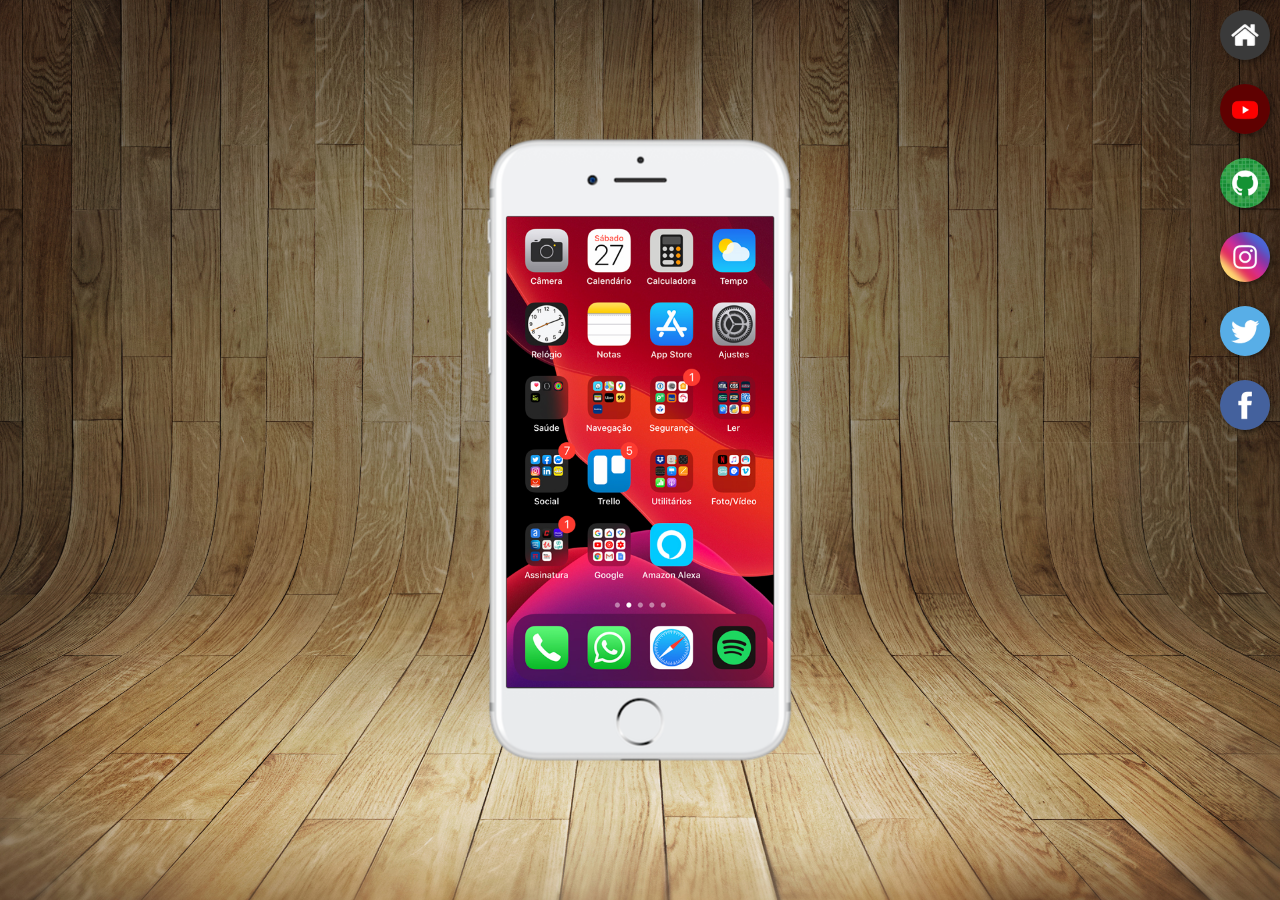
<file: index.html>
<!DOCTYPE html>
<html lang="pt-br">
<head>
    <meta charset="UTF-8">
    <meta http-equiv="X-UA-Compatible" content="IE=edge">
    <meta name="viewport" content="width=device-width, initial-scale=1.0">
    <link rel="shortcut icon" href="./favicon.ico" type="image/x-icon">
    <link rel="stylesheet" href="estilos/style.css">
    <title>Projetos Redes Sociais</title>
</head>
<body>
    <main>
        <section id="telefone">
            <iframe src="./home.html" name="tela" id="tela" frameborder="0">
                Seu navegador não e compatível.
            </iframe>
        </section>

        <section id="redes-sociais">
            <a href="./home.html" target="tela"><img src="./imagens/logo-home.jpg" alt=""></a> <br>
            <a href="./youtube.html" target="tela"><img src="./imagens/logo-youtube.jpg" alt=""></a> <br>
            <a href="./github.html" target="tela"><img src="./imagens/logo-github.jpg" alt=""></a> <br>
            <a href="./insta.html" target="tela"><img src="./imagens/logo-instagram.jpg" alt=""></a> <br>
            <a href="./twitter.html" target="tela"><img src="./imagens/logo-twitter.jpg" alt=""></a> <br>
            <a href="./face.html" target="tela"><img src="./imagens/logo-facebook.jpg" alt=""></a>
        </section>
    </main>
</body>
</html>
</file>
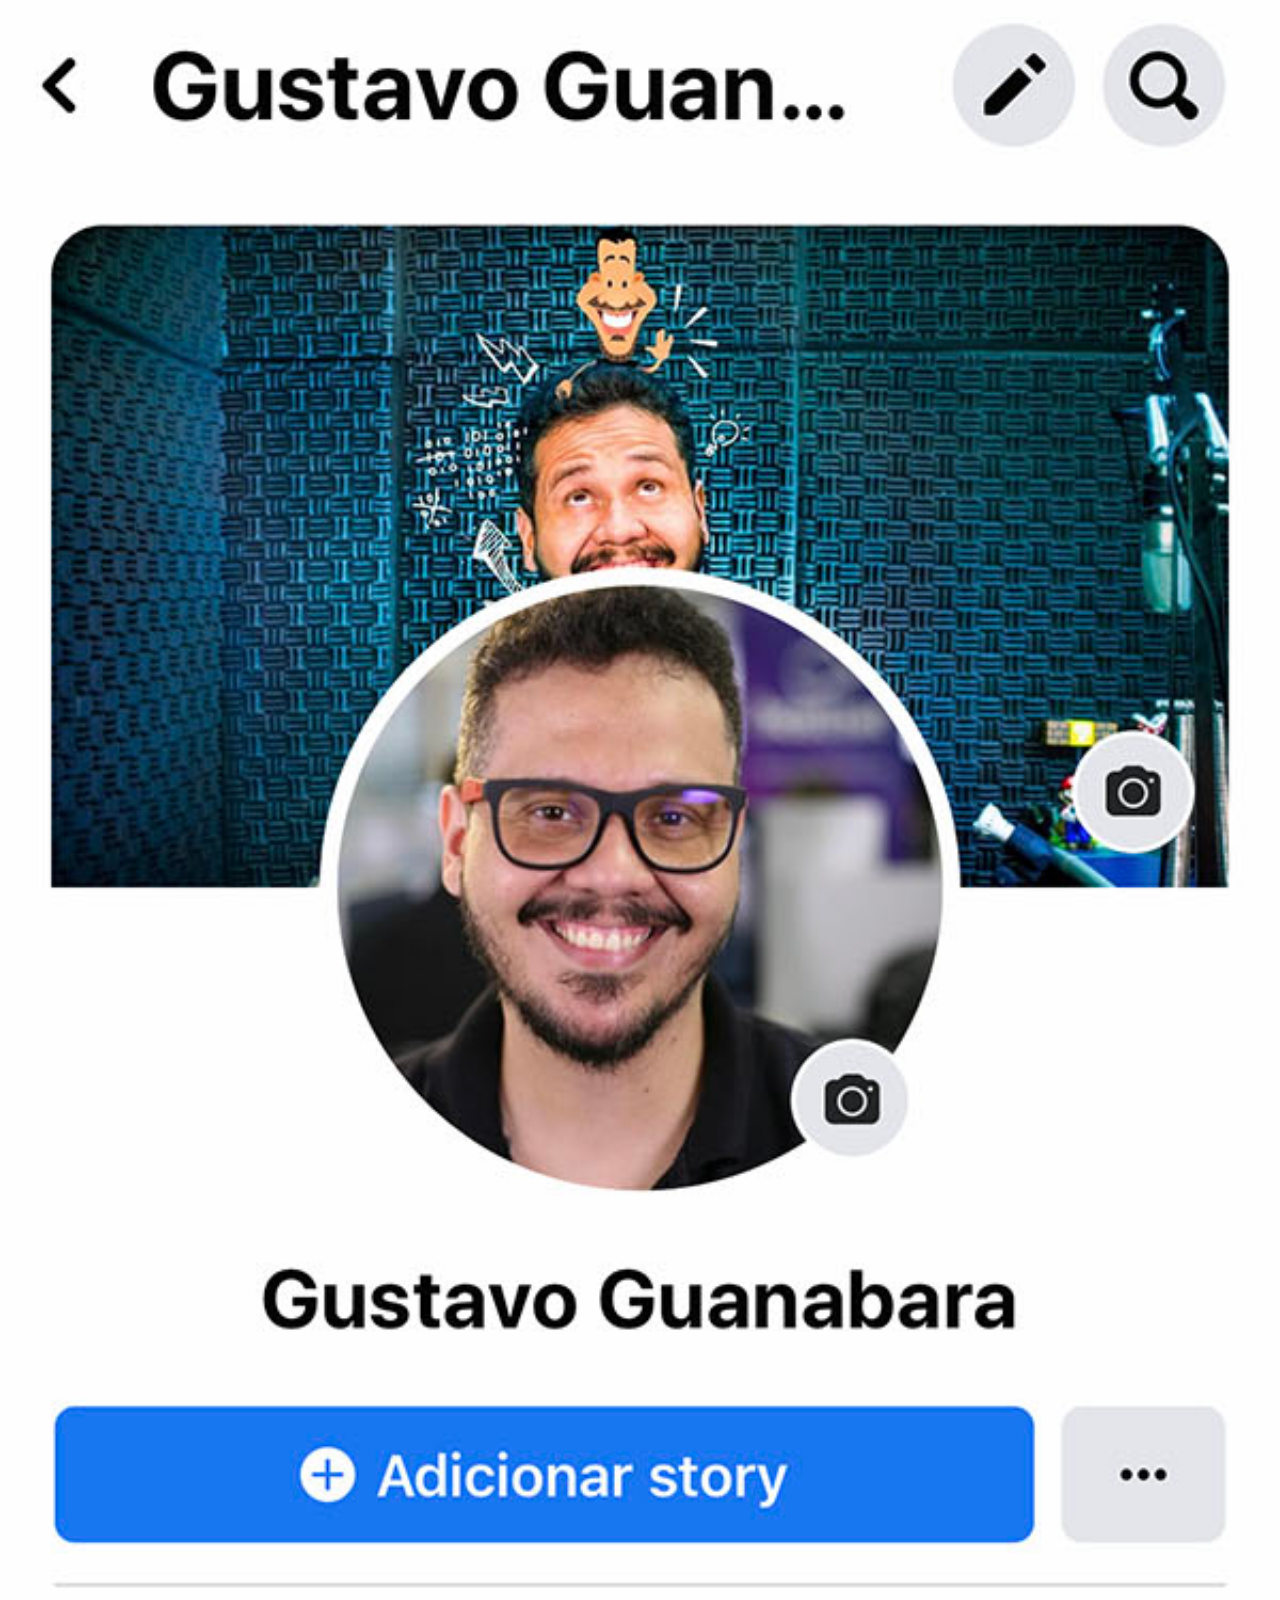
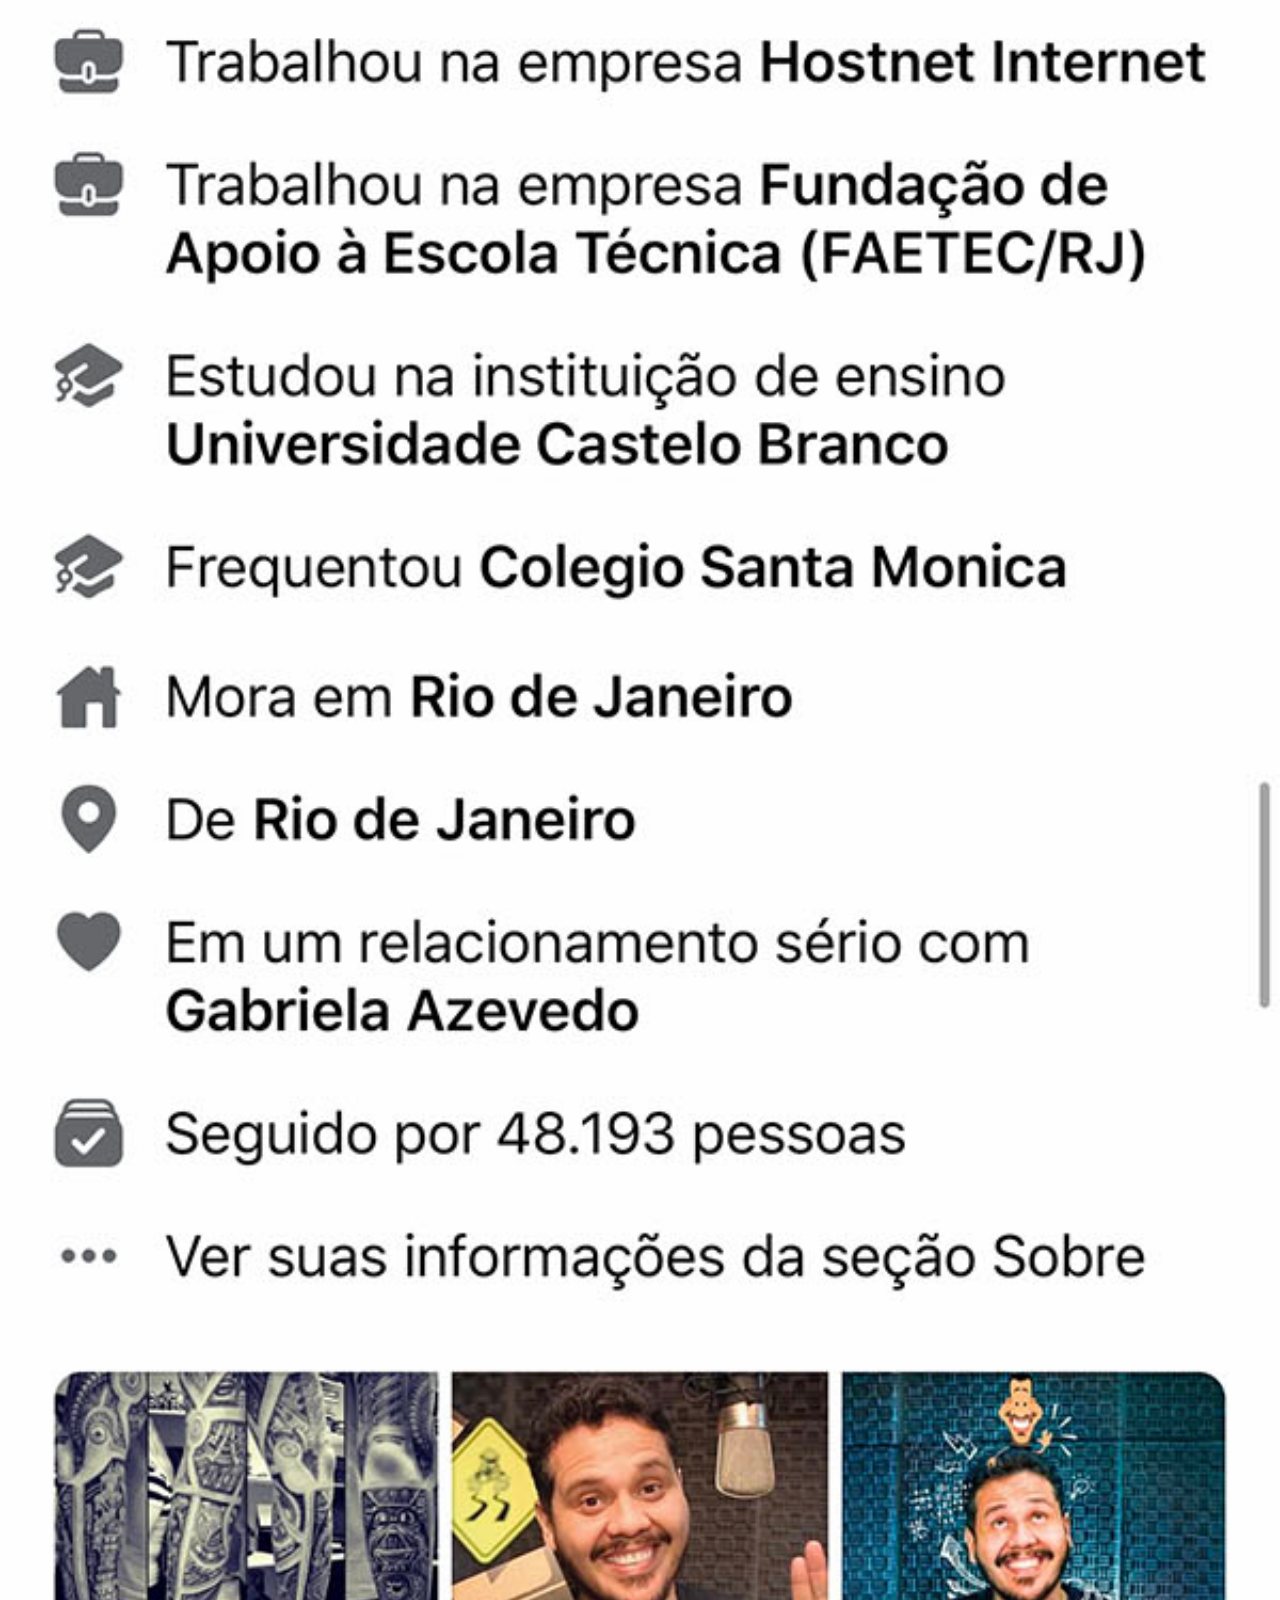
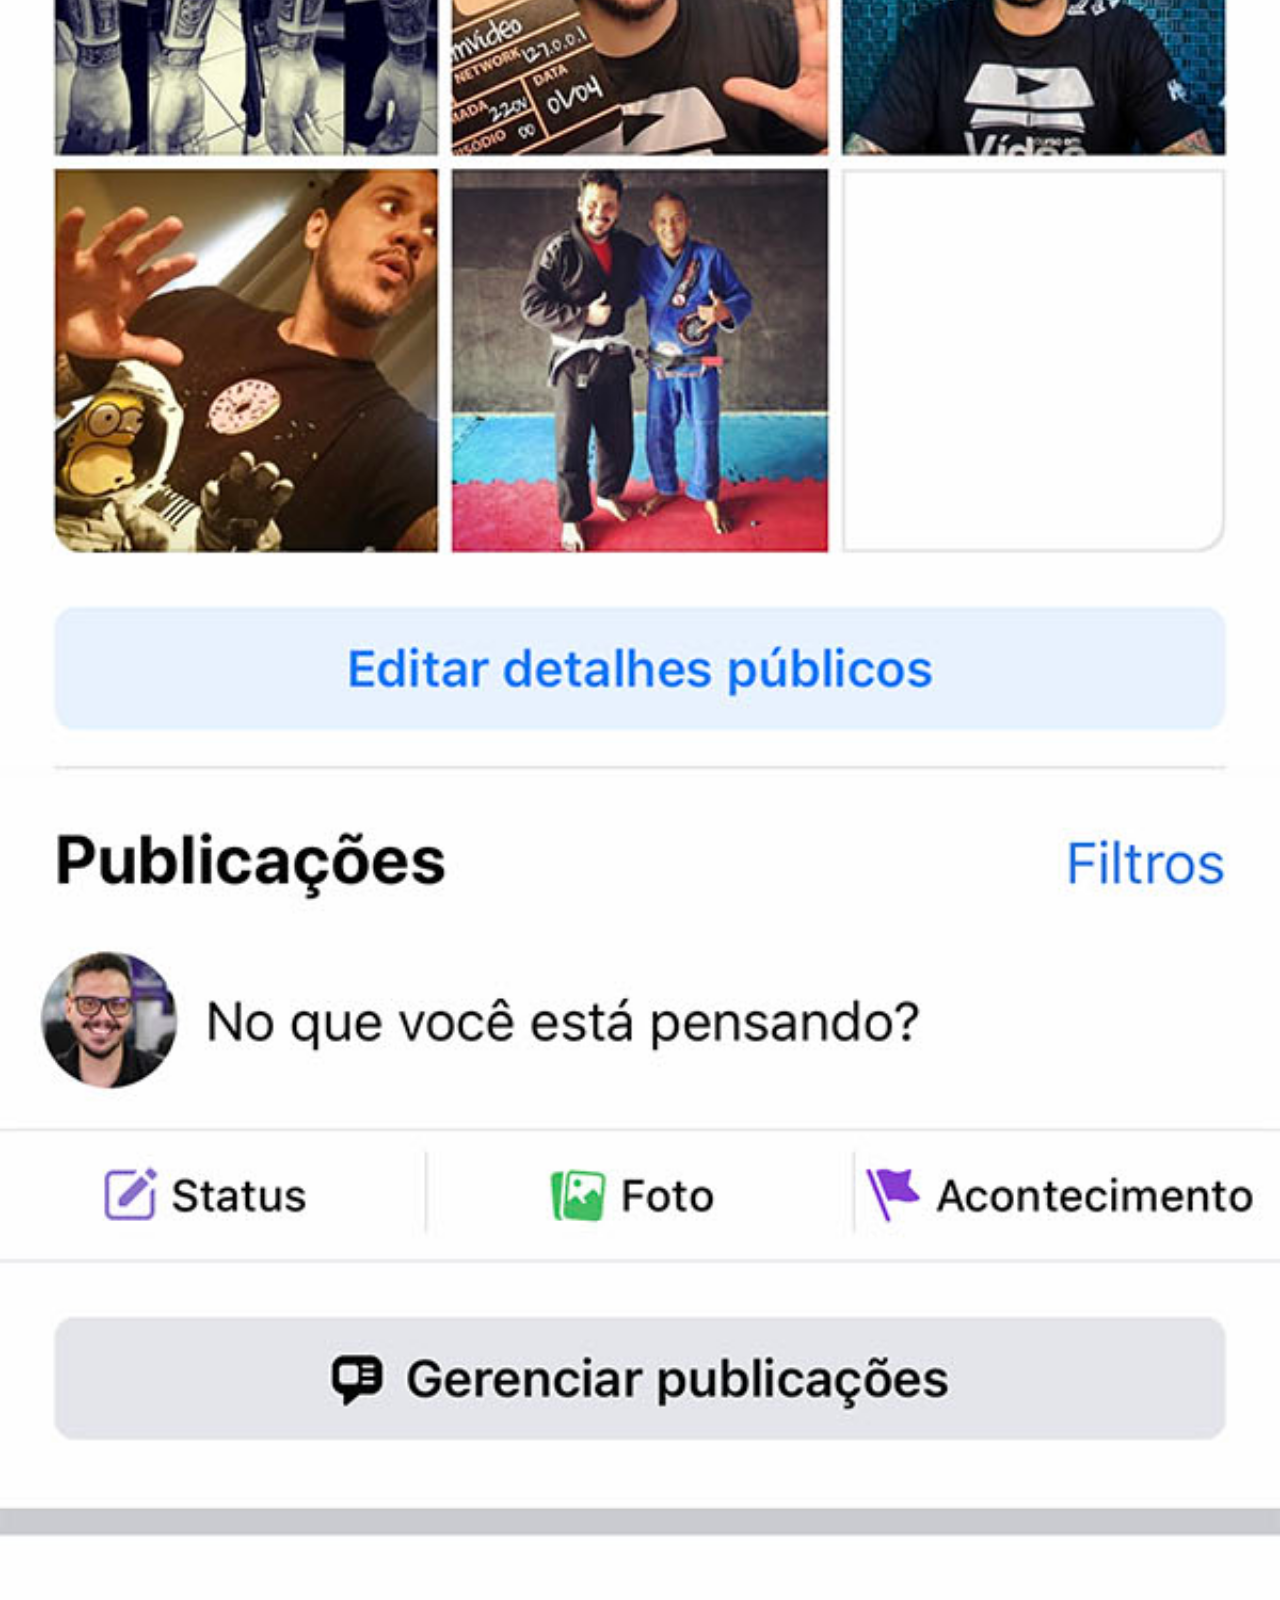
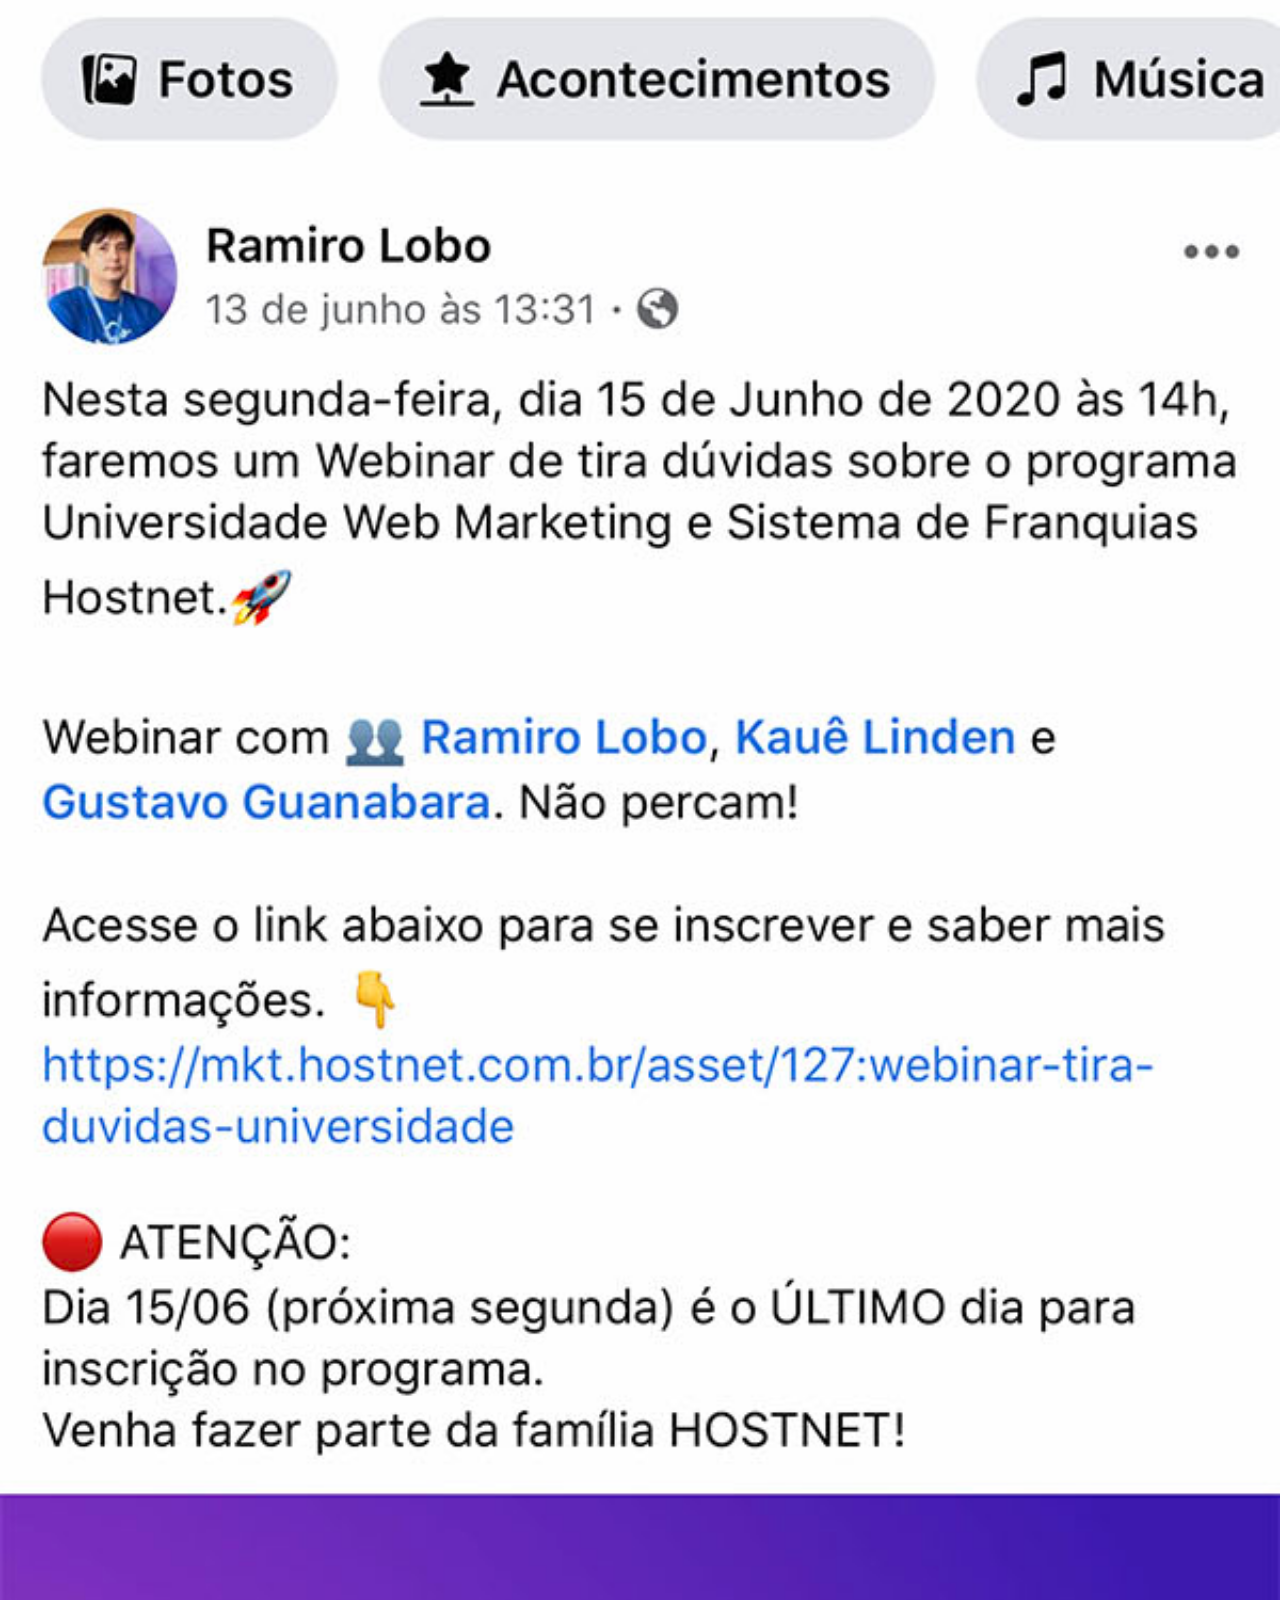
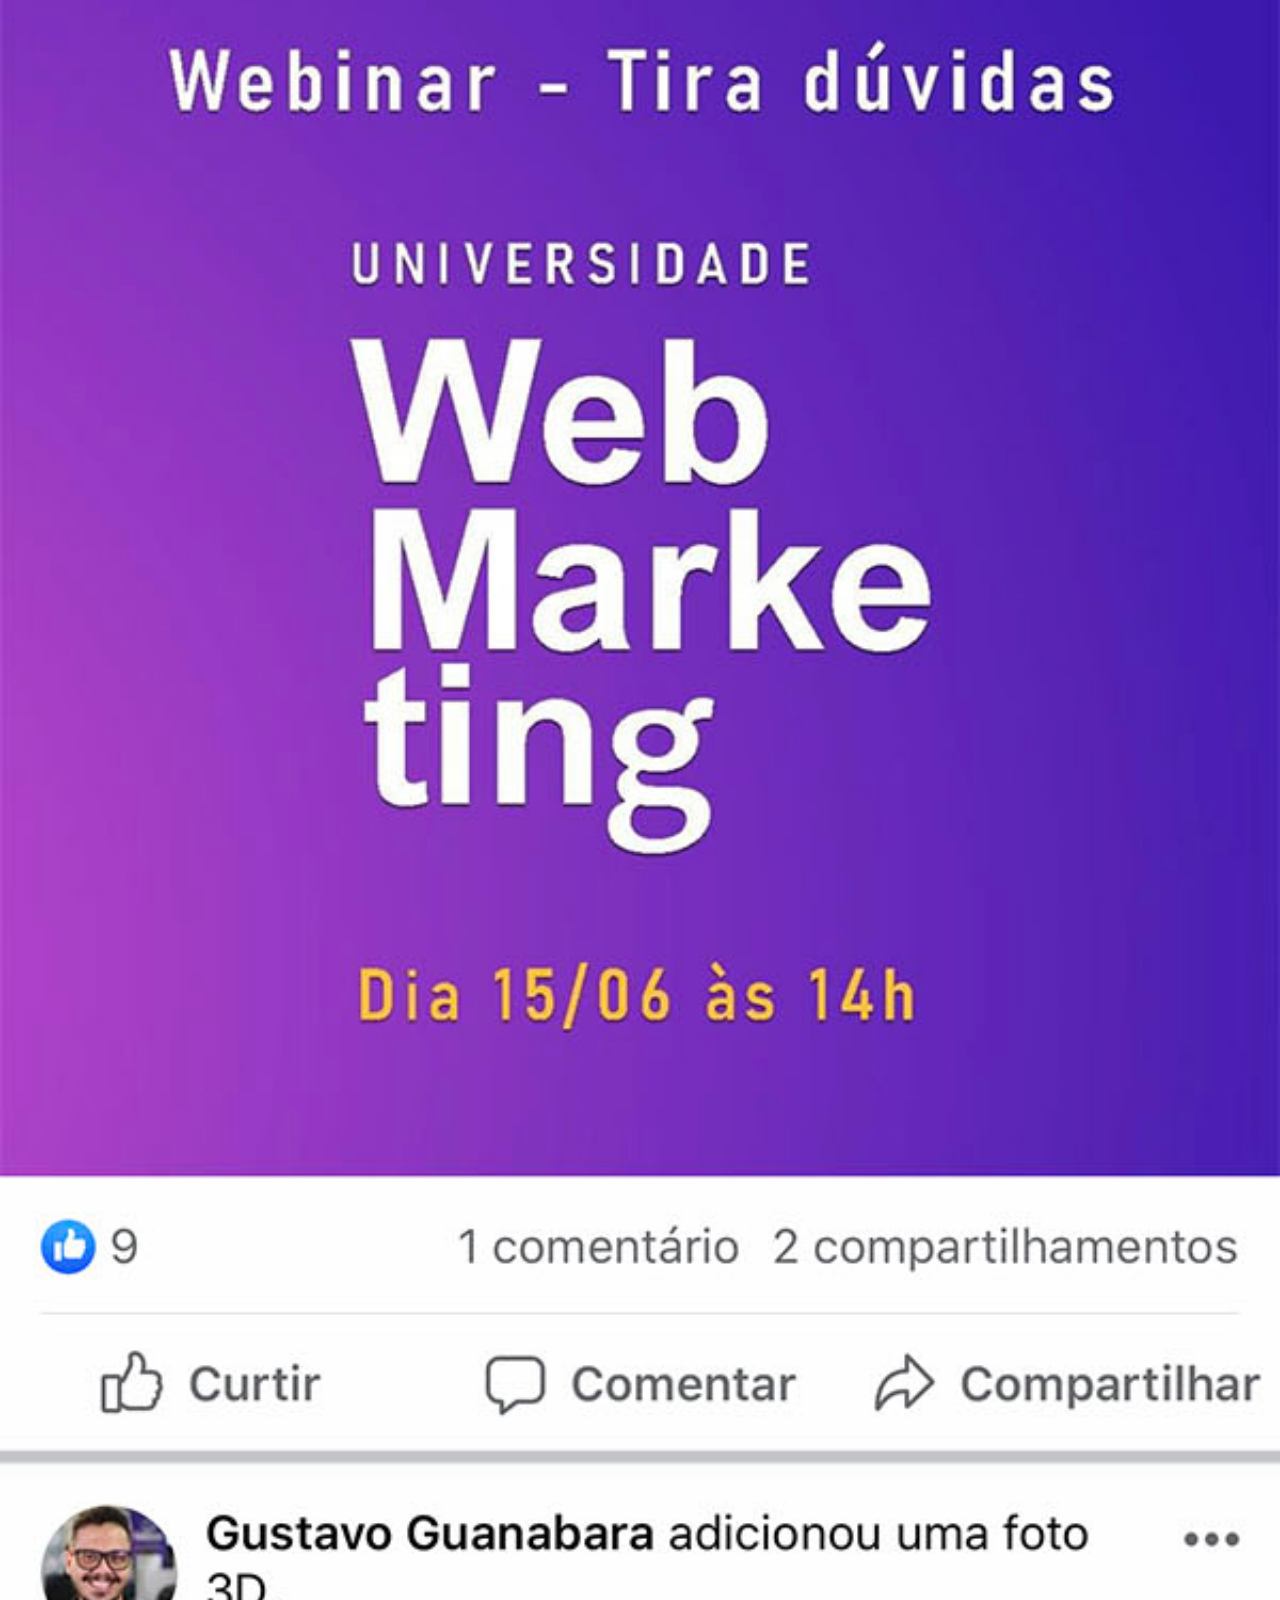
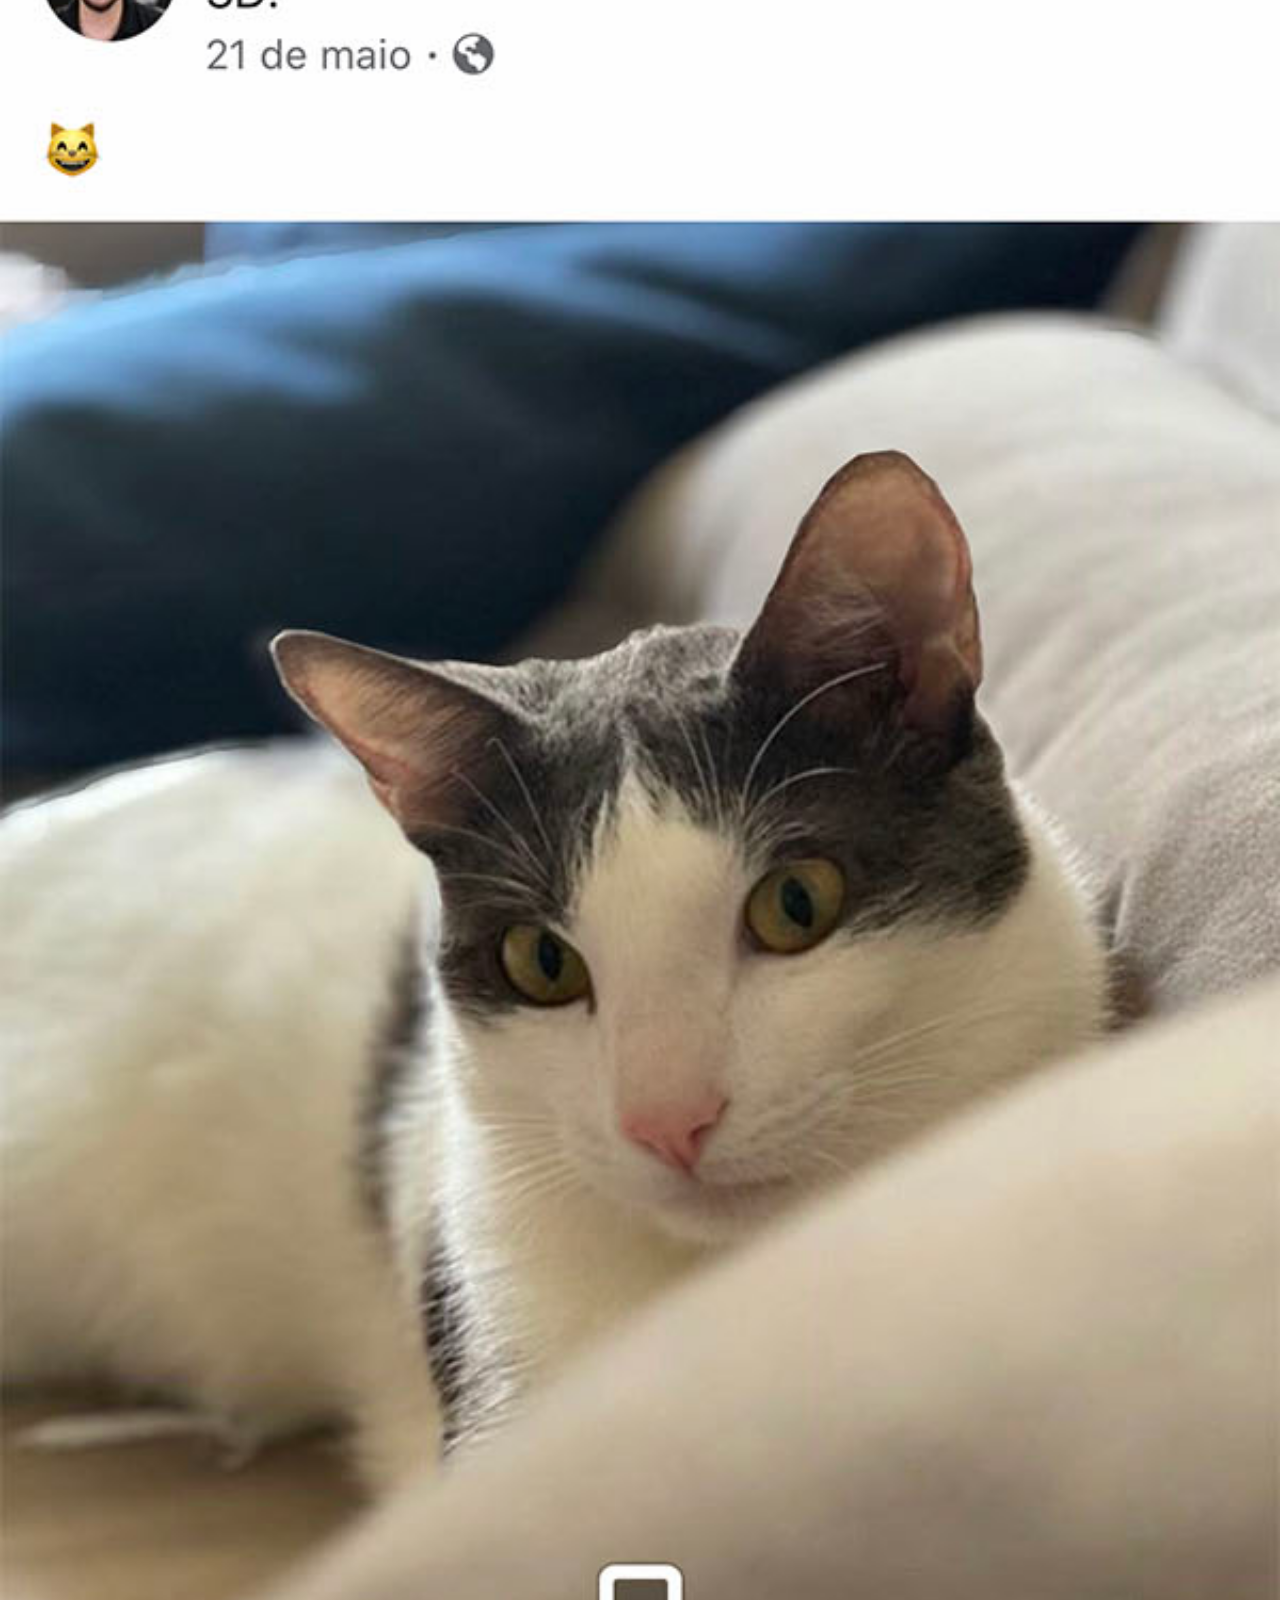
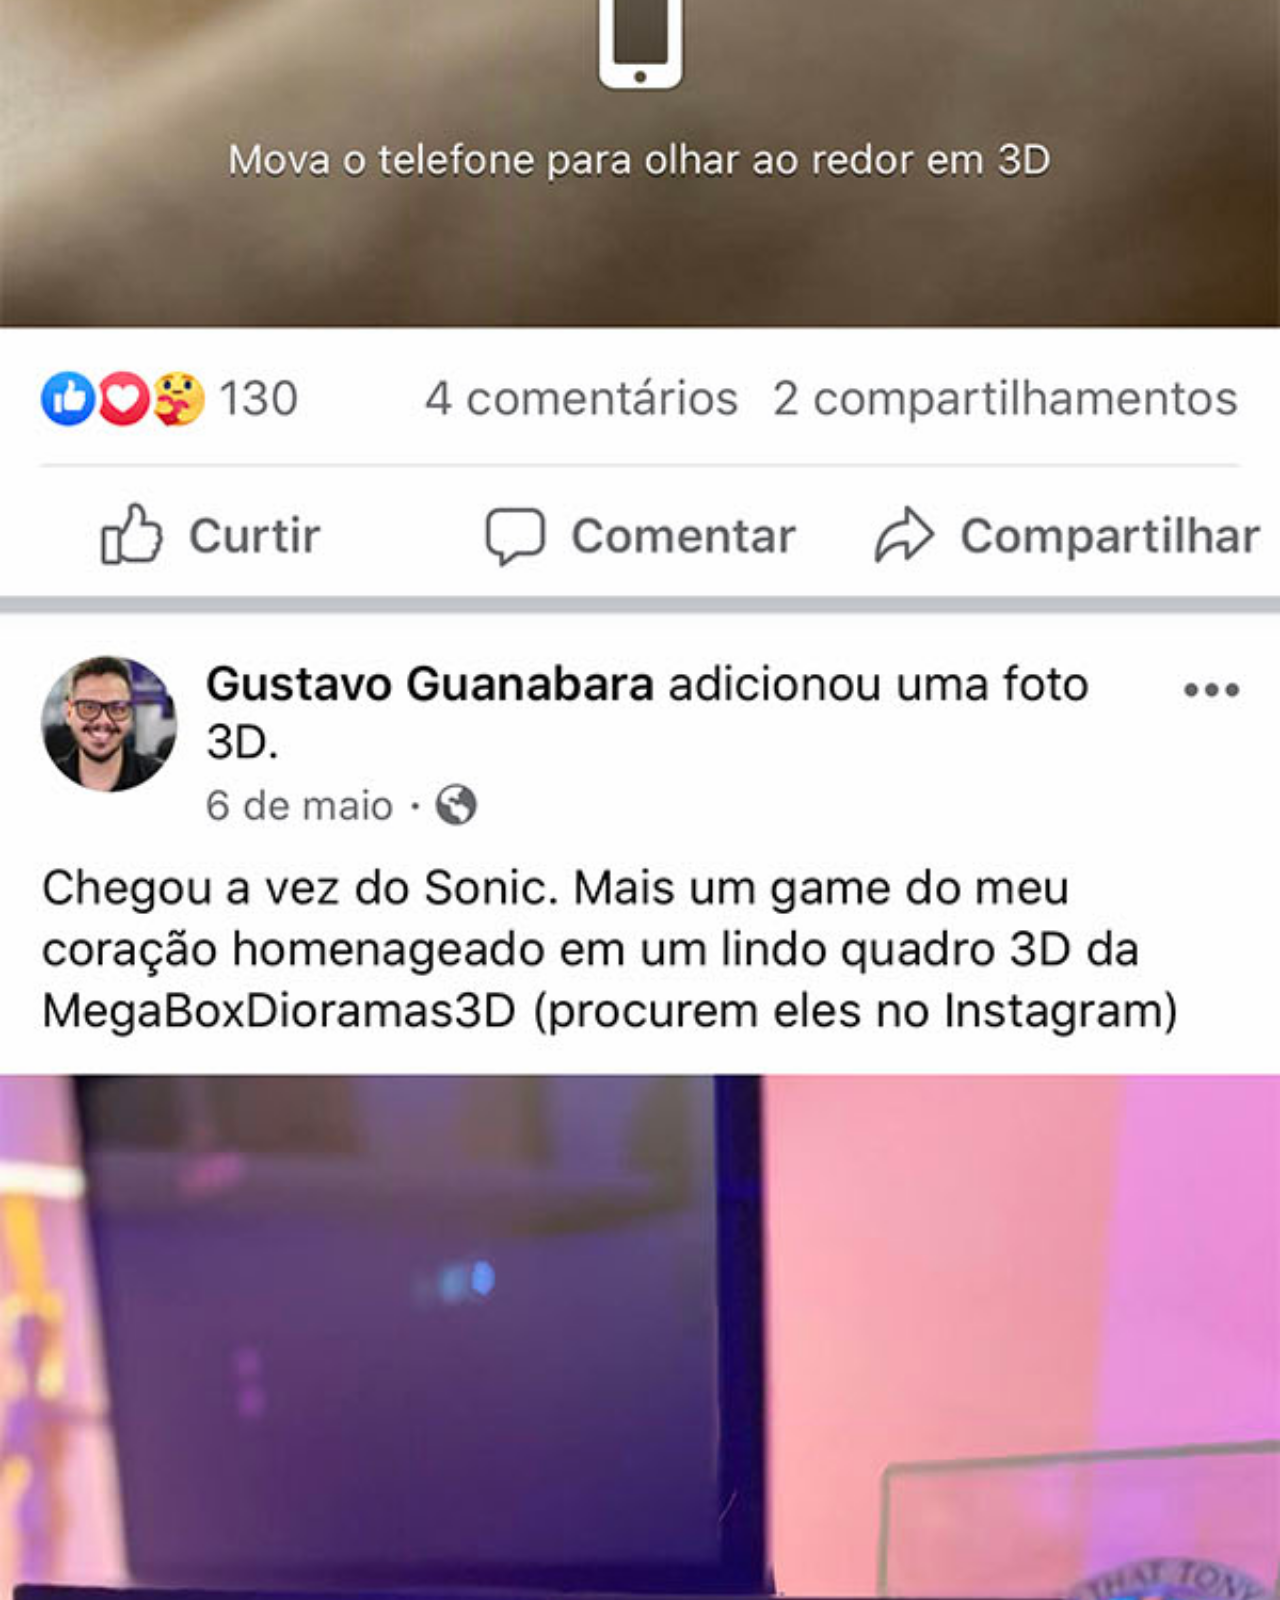
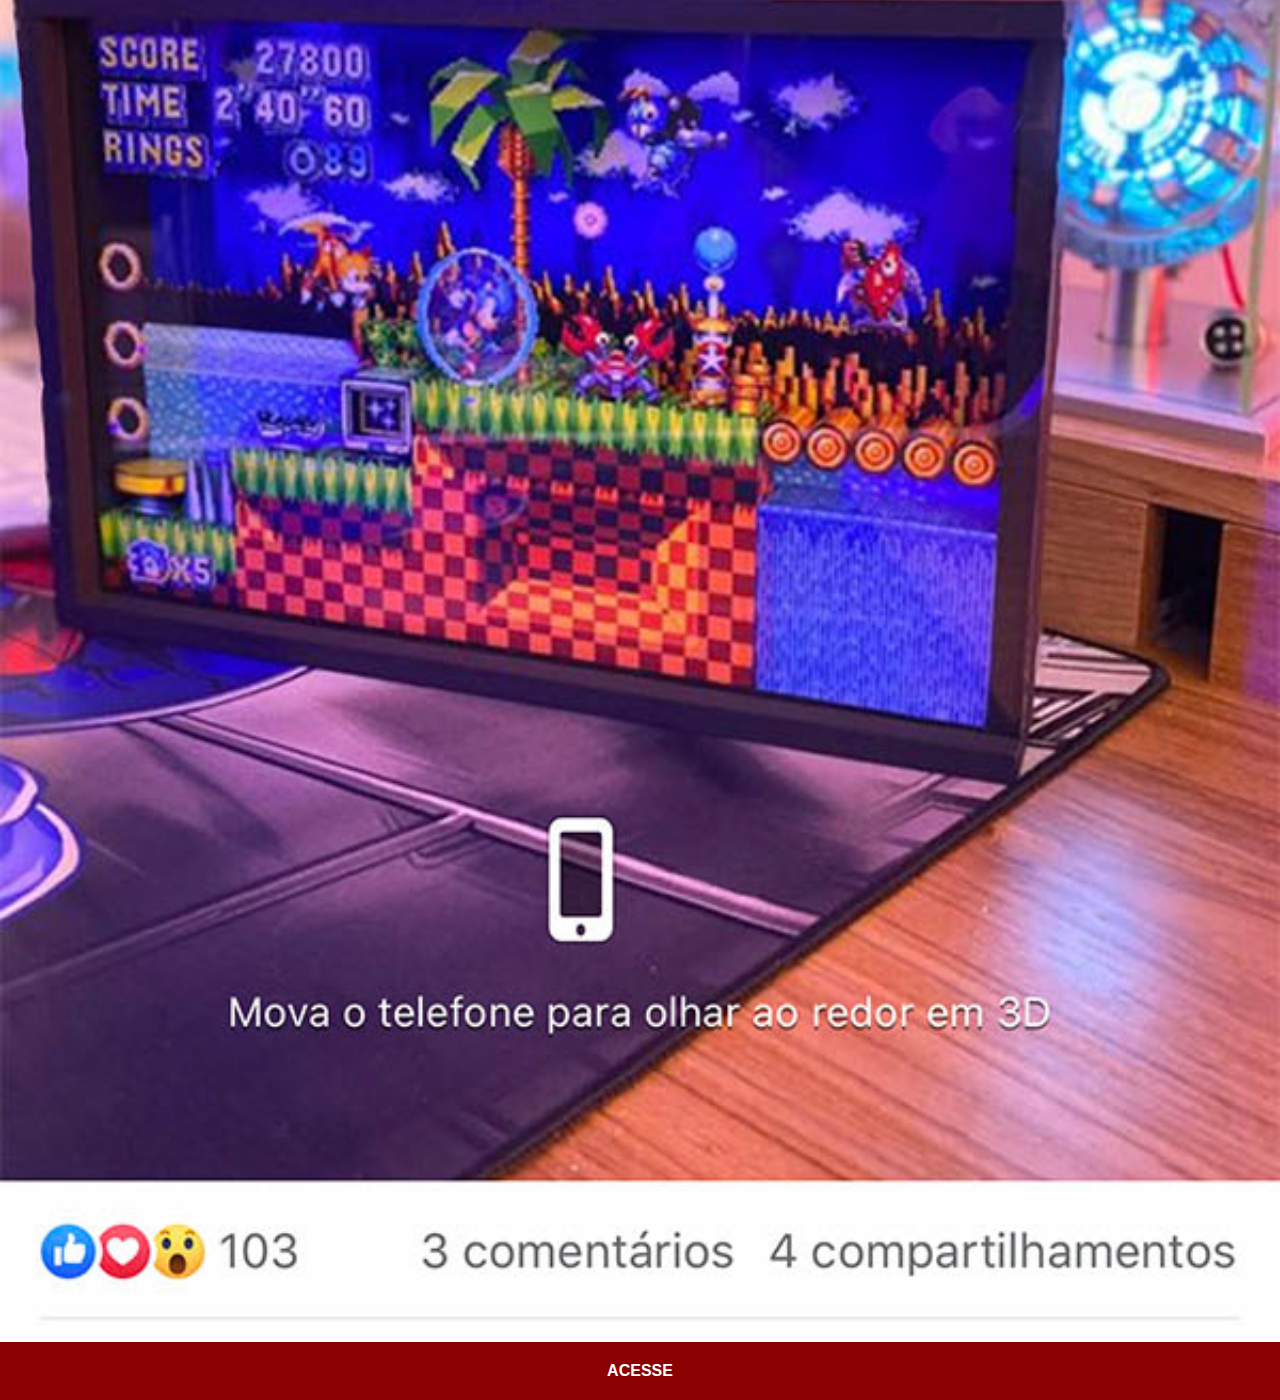
<file: face.html>
<!DOCTYPE html>
<html lang="pt-br">
<head>
    <meta charset="UTF-8">
    <meta http-equiv="X-UA-Compatible" content="IE=edge">
    <meta name="viewport" content="width=device-width, initial-scale=1.0">
    <link rel="stylesheet" href="estilos/social.css">
    <title>Facebook</title>

</head>
<body>
    <img src="./imagens/tela-facebook.jpg" alt="">
    <a href="https://www.facebook.com/rodrygo.farya" target="_blank">ACESSE</a>
</body>
</html>
</file>
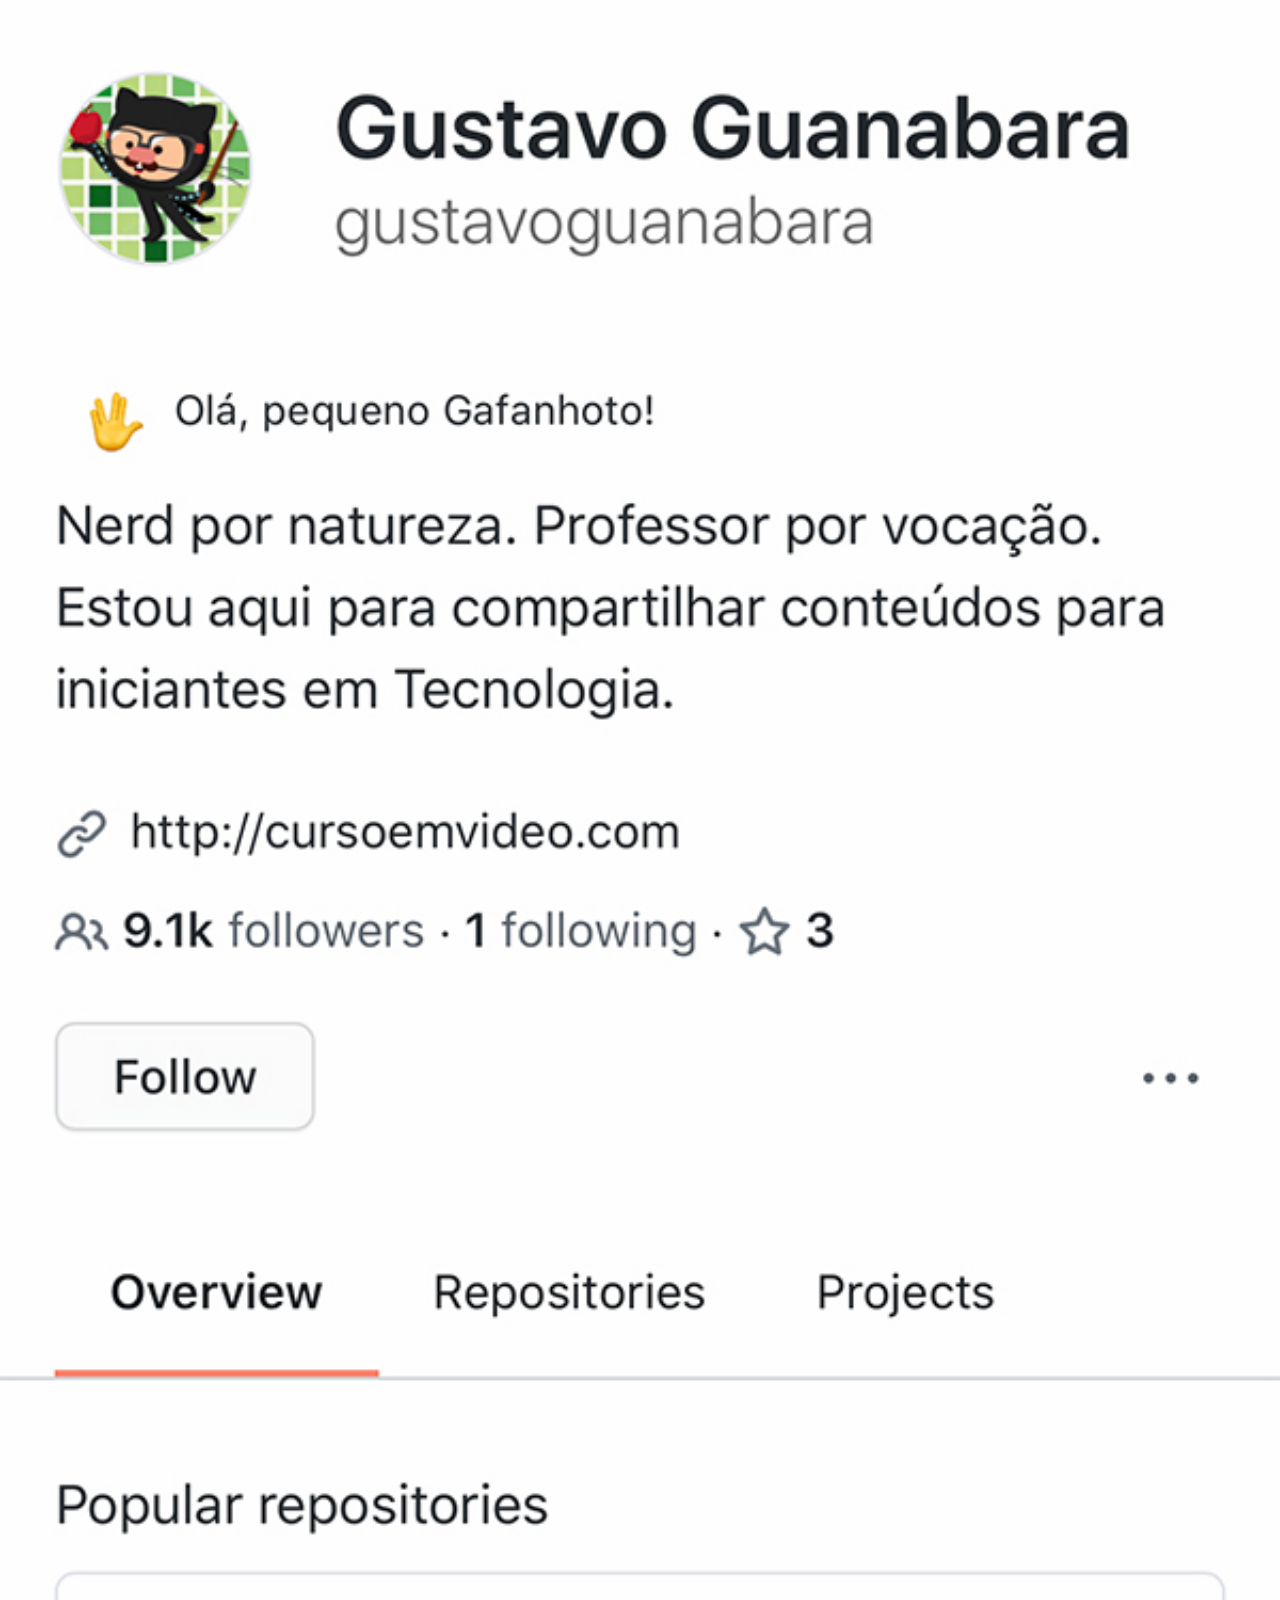
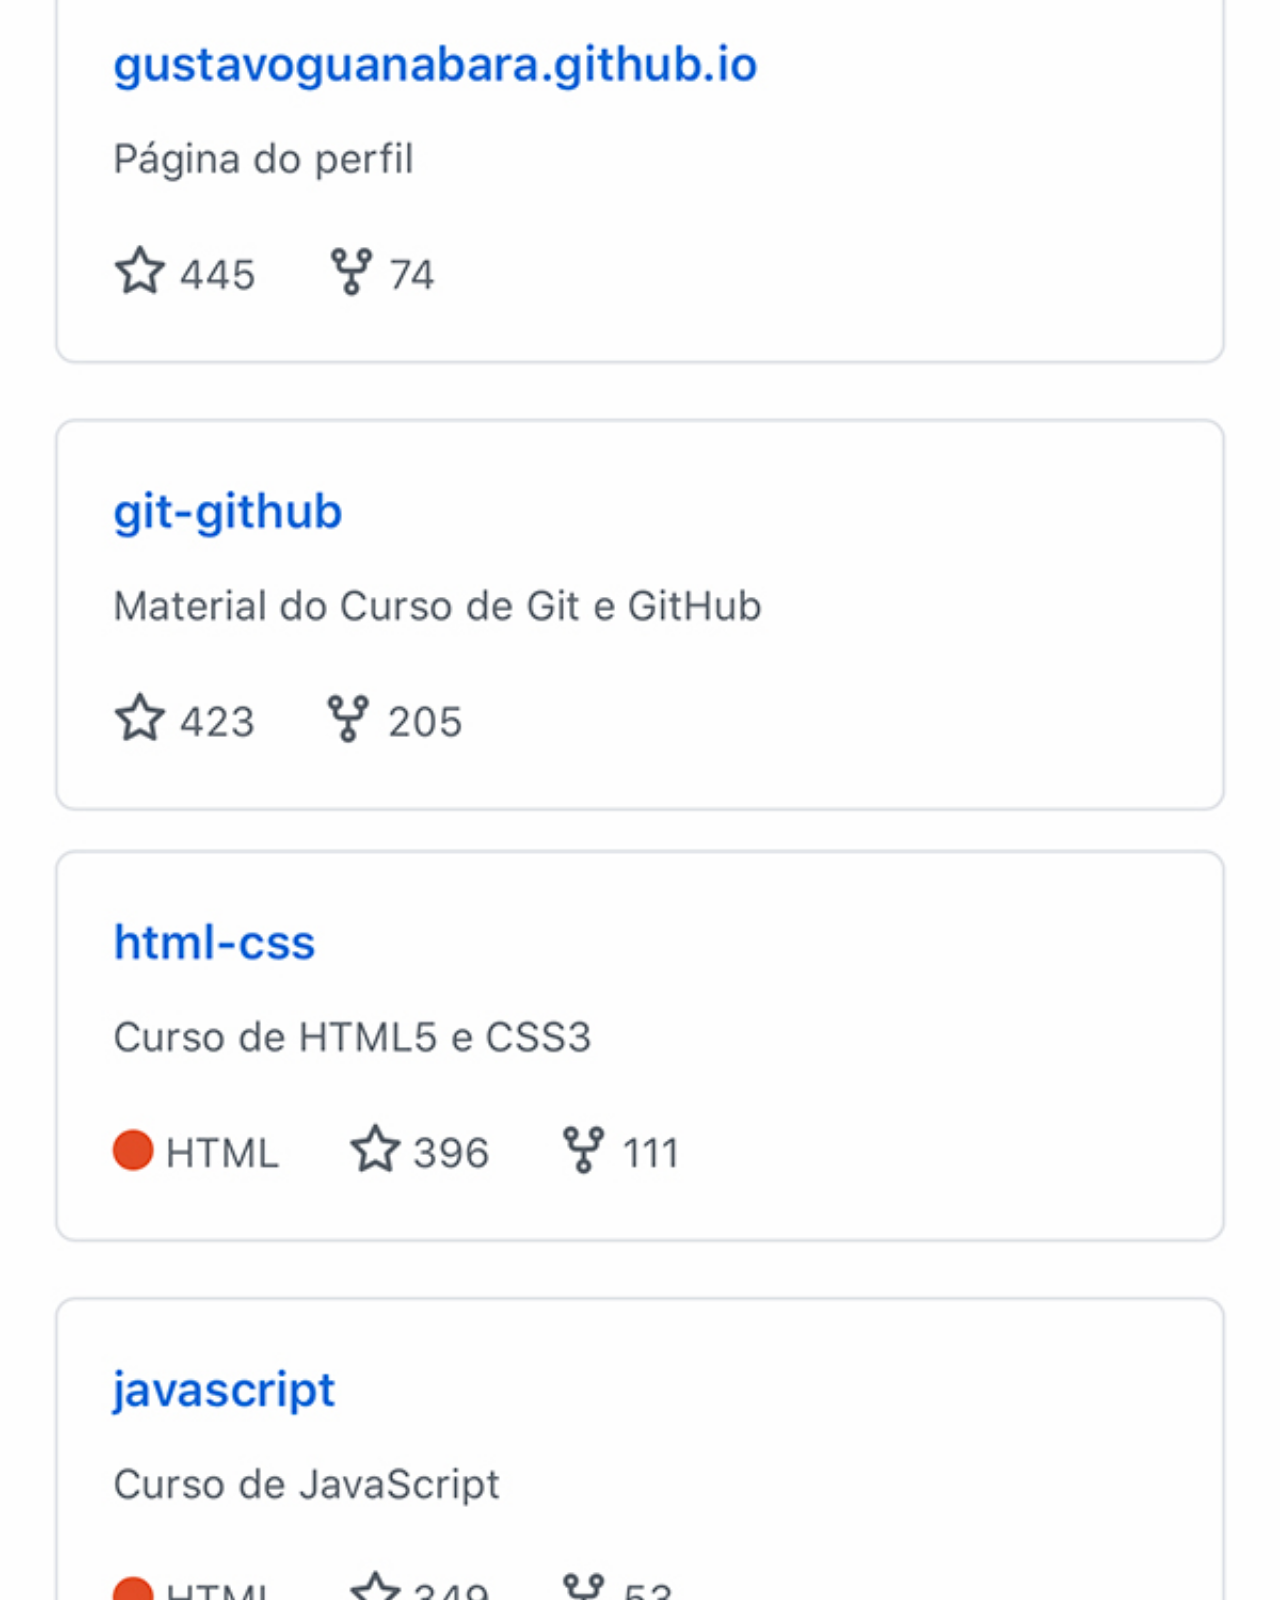
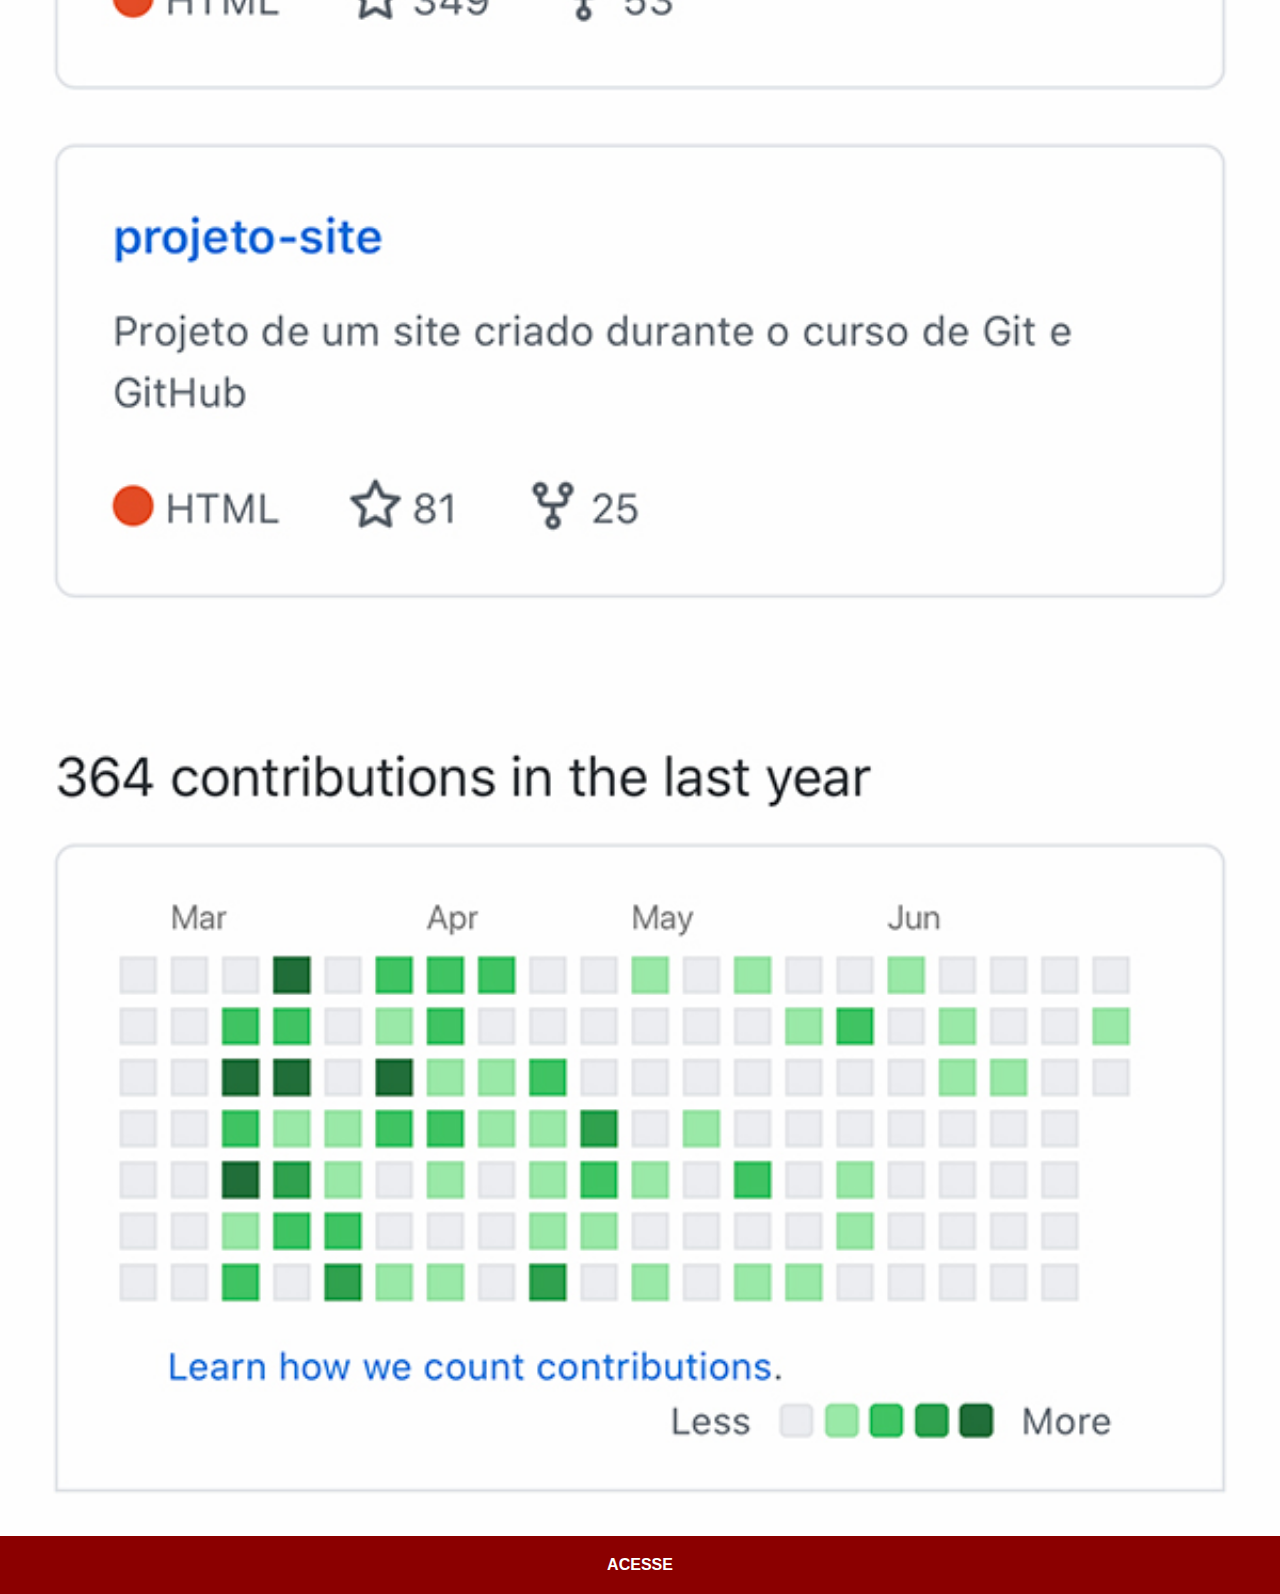
<file: github.html>
<!DOCTYPE html>
<html lang="pt-br">
<head>
    <meta charset="UTF-8">
    <meta http-equiv="X-UA-Compatible" content="IE=edge">
    <meta name="viewport" content="width=device-width, initial-scale=1.0">
    <link rel="stylesheet" href="./estilos/social.css">
    <title>GitHub</title>

</head>
<body>
    <img src="./imagens/tela-github.jpg" alt="">
    <a href="https://github.com/Rodrigo-FN" target="_blank">ACESSE</a>
</body>
</html>
</file>
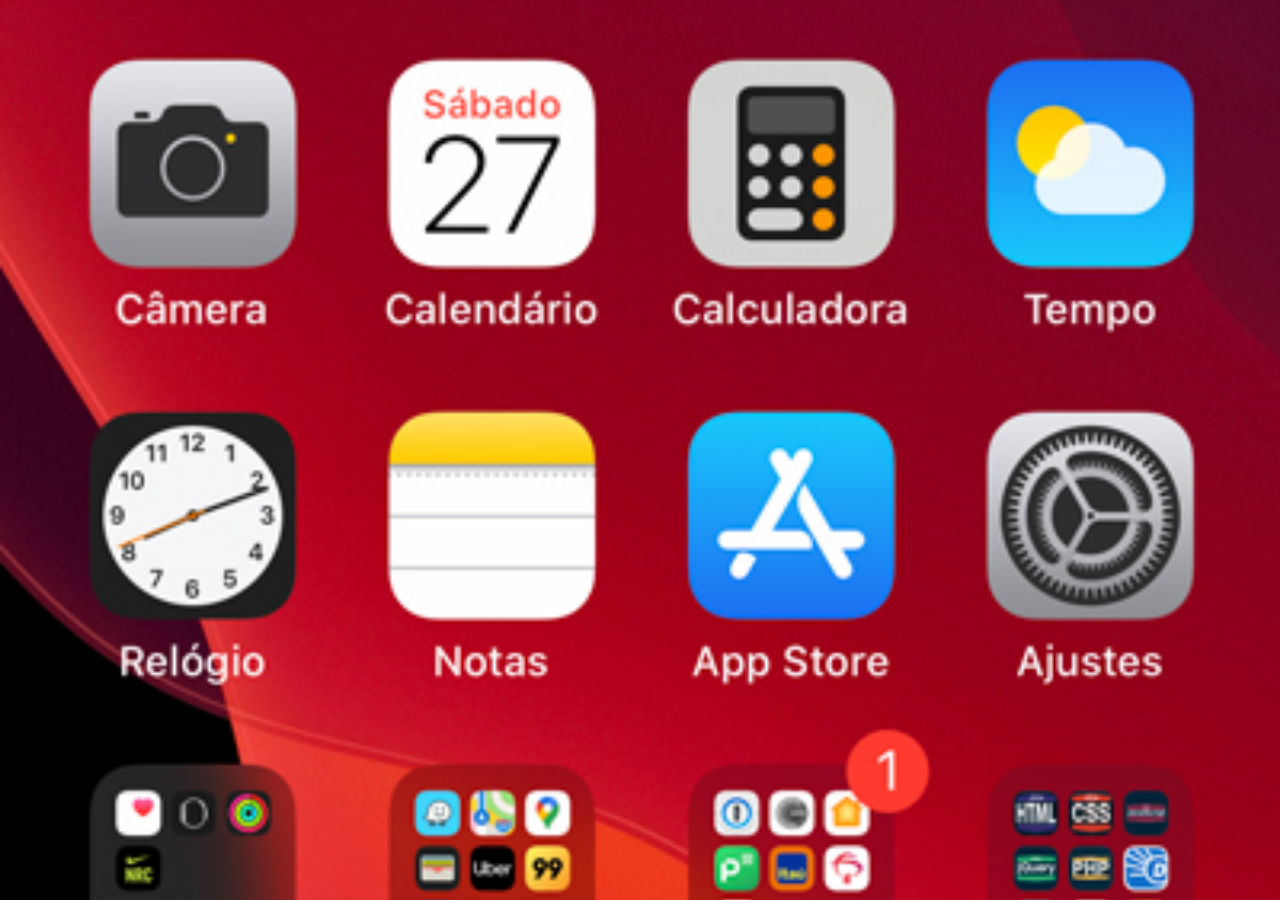
<file: home.html>
<!DOCTYPE html>
<html lang="pt-br">
<head>
    <meta charset="UTF-8">
    <meta http-equiv="X-UA-Compatible" content="IE=edge">
    <meta name="viewport" content="width=device-width, initial-scale=1.0">
    <link rel="shortcut icon" href="favicon.ico" type="image/x-icon">
    <title>Home</title>
</head>

<style>
    *{
        margin: 0px;
        padding: 0px;
    }

    body {
        width: 100vw;
        height: 100vh;

        background: black url('./imagens/tela-home.jpg') no-repeat top center;
        background-size: cover;
    }
</style>

<body>
    
</body>
</html>
</file>
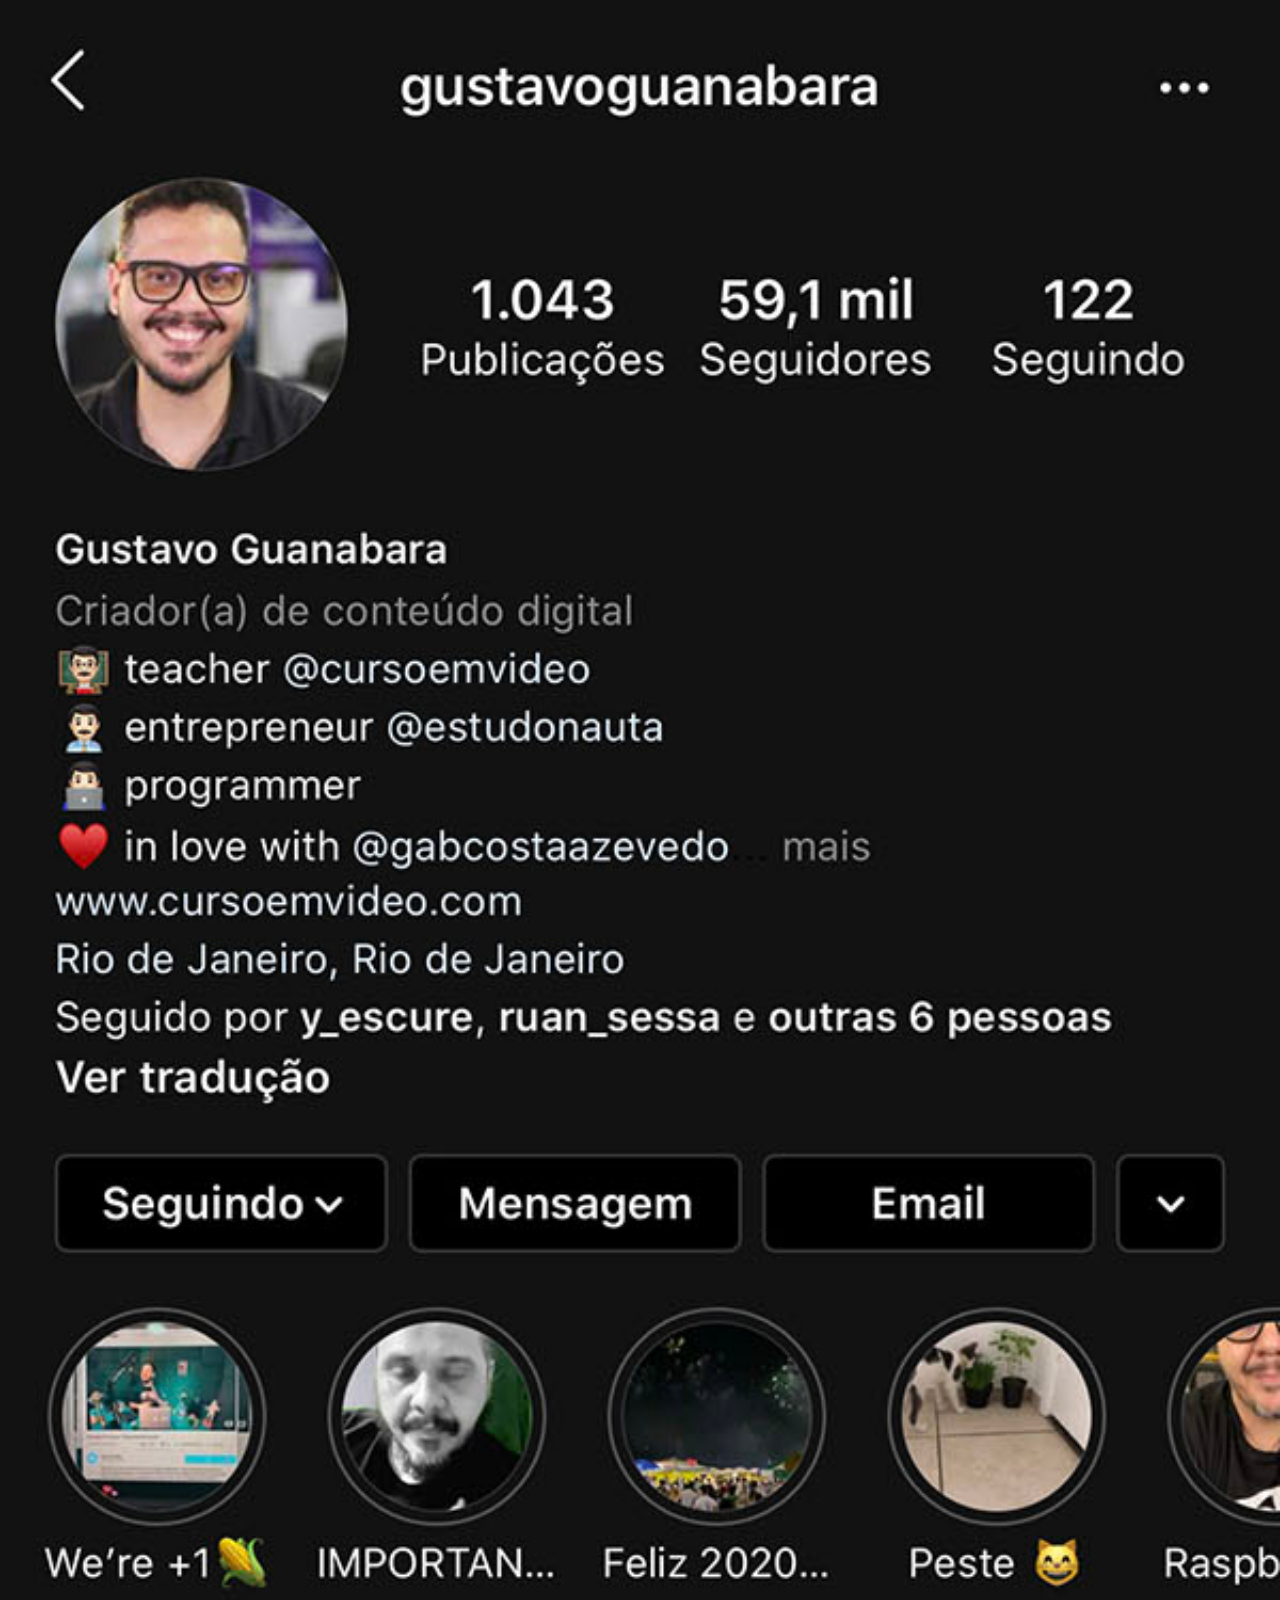
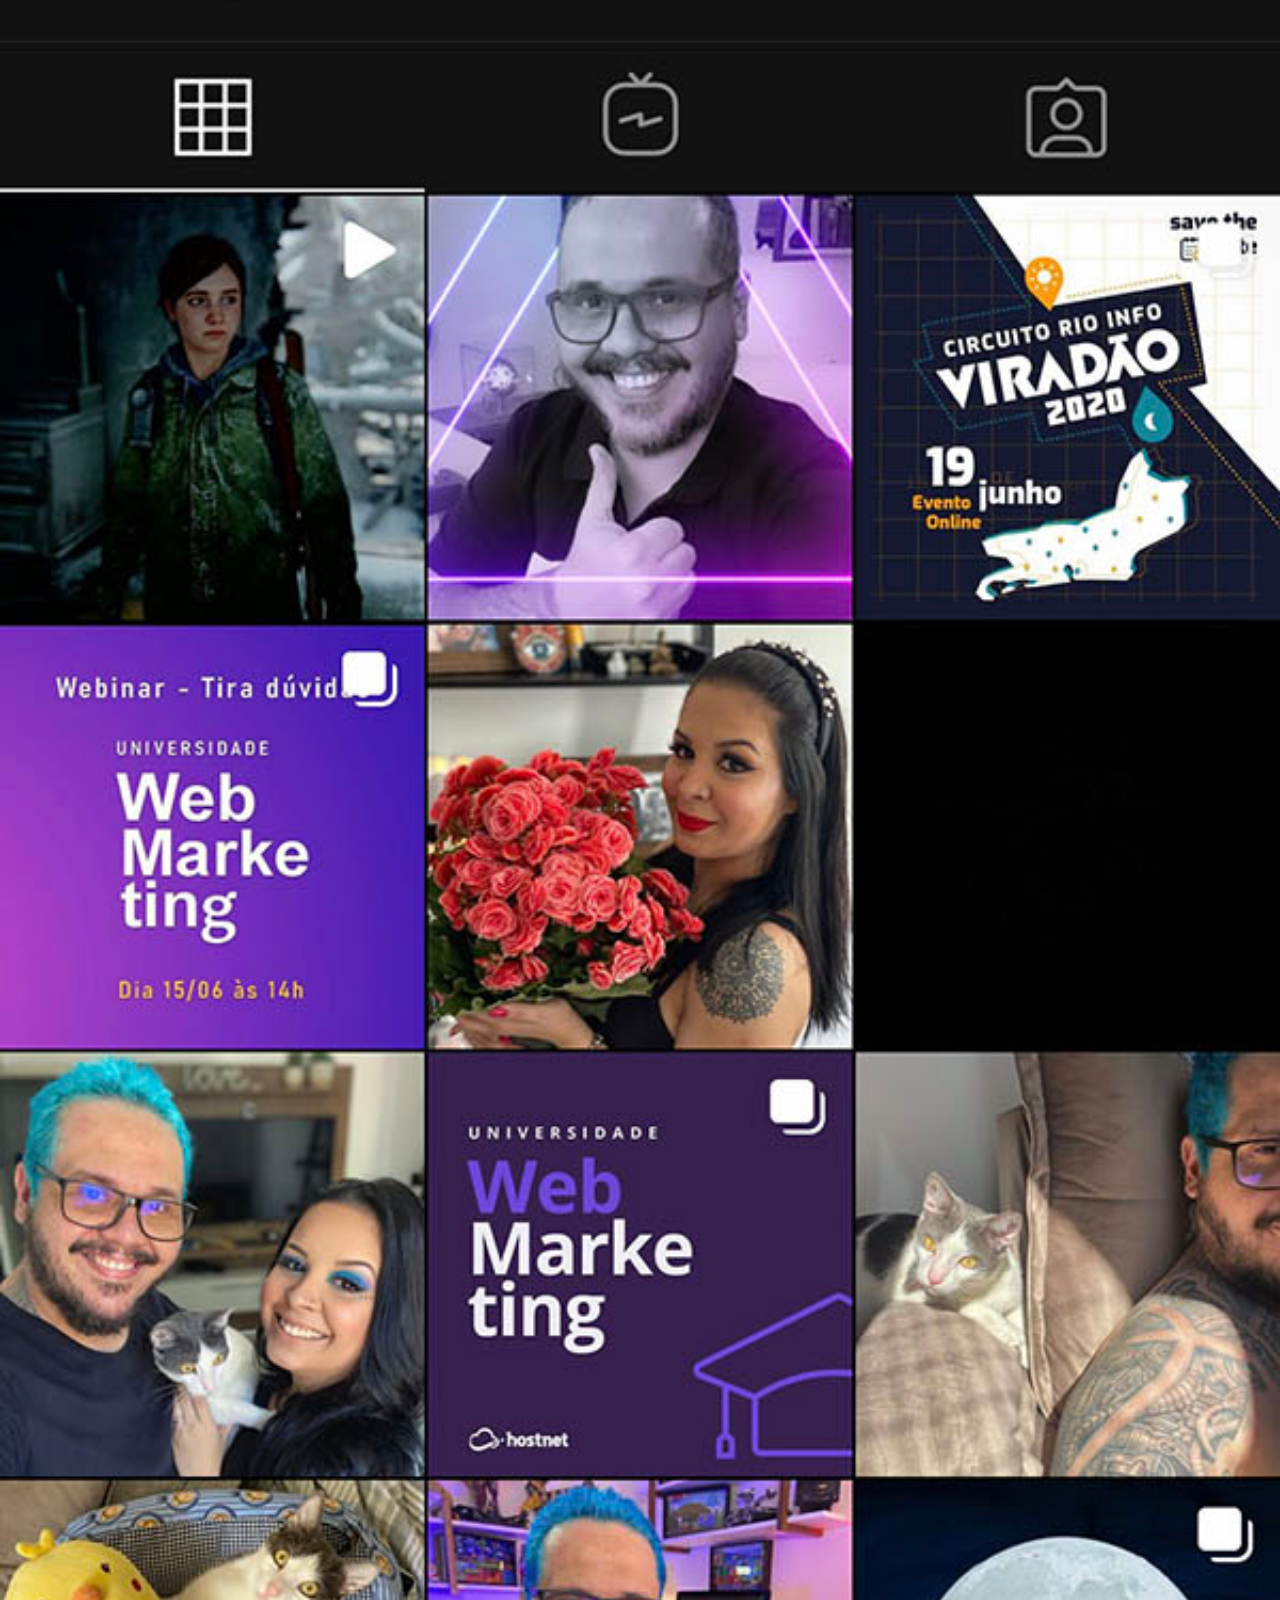
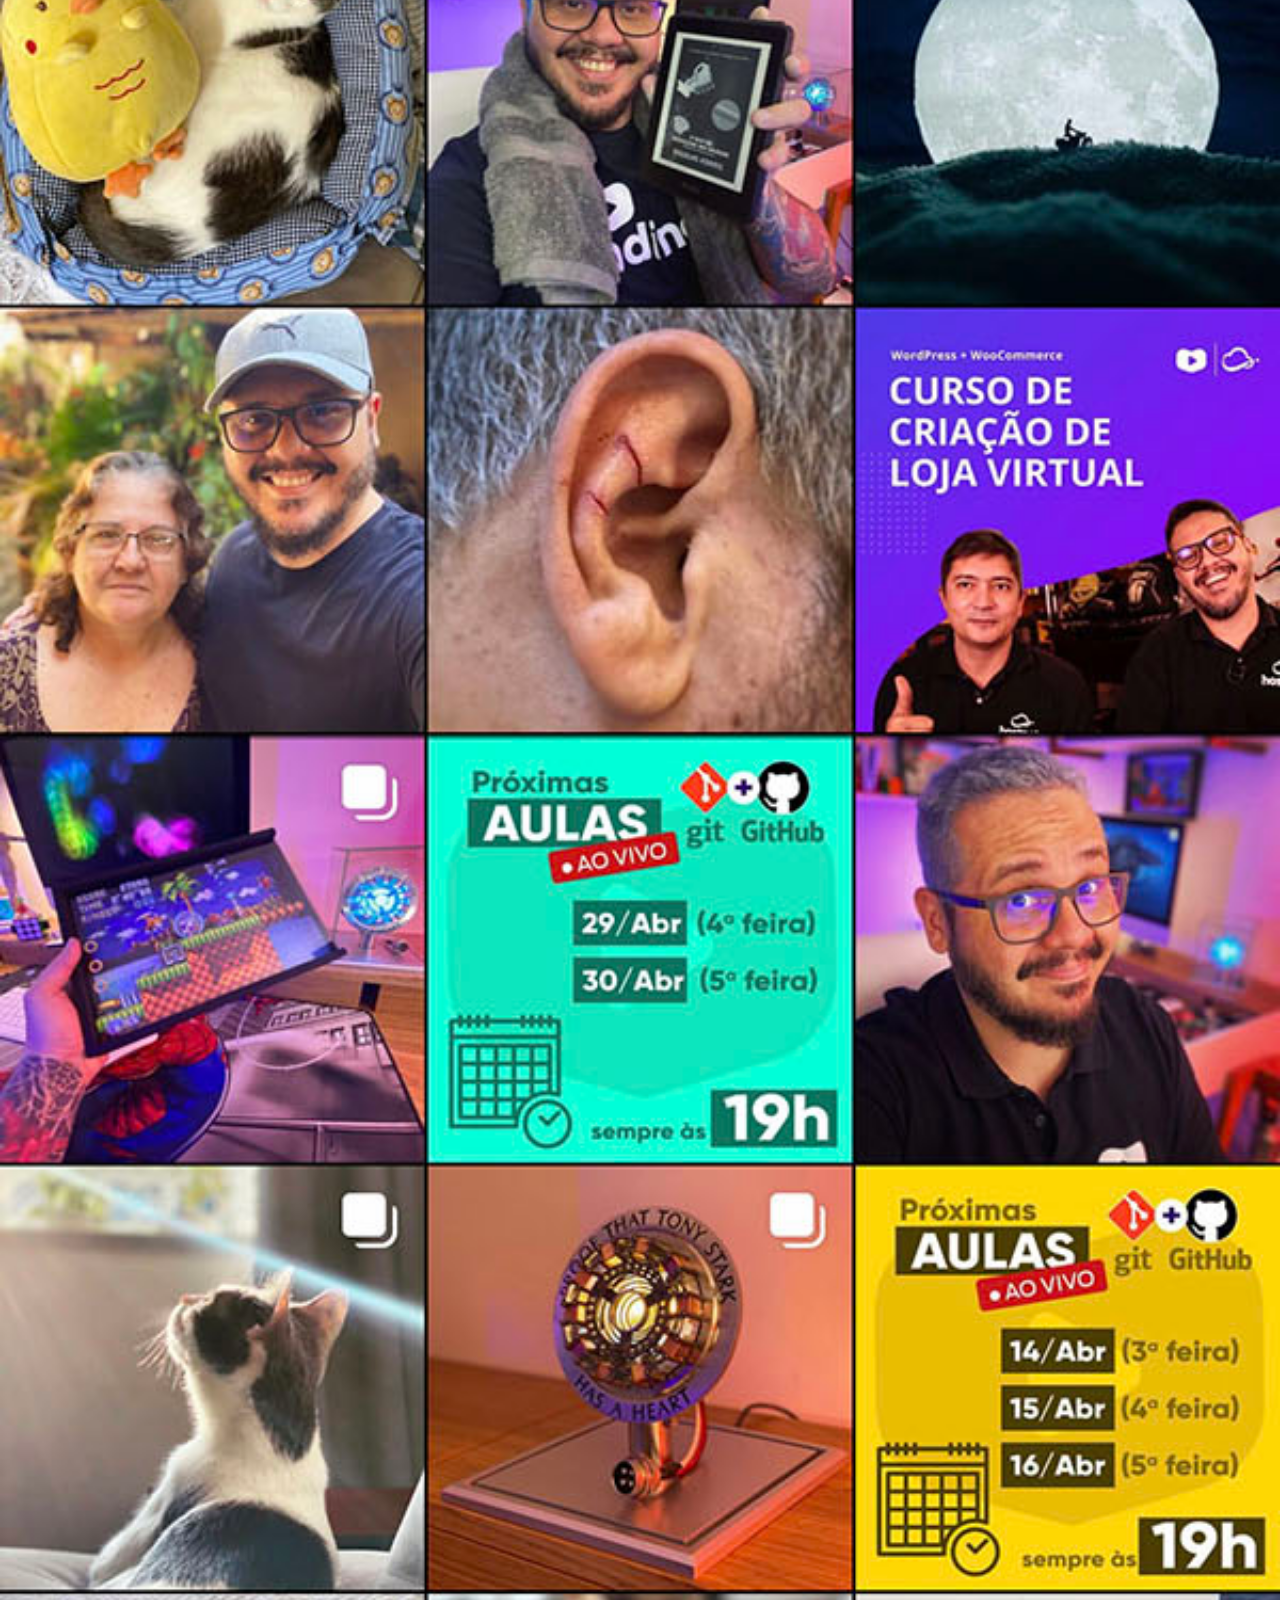
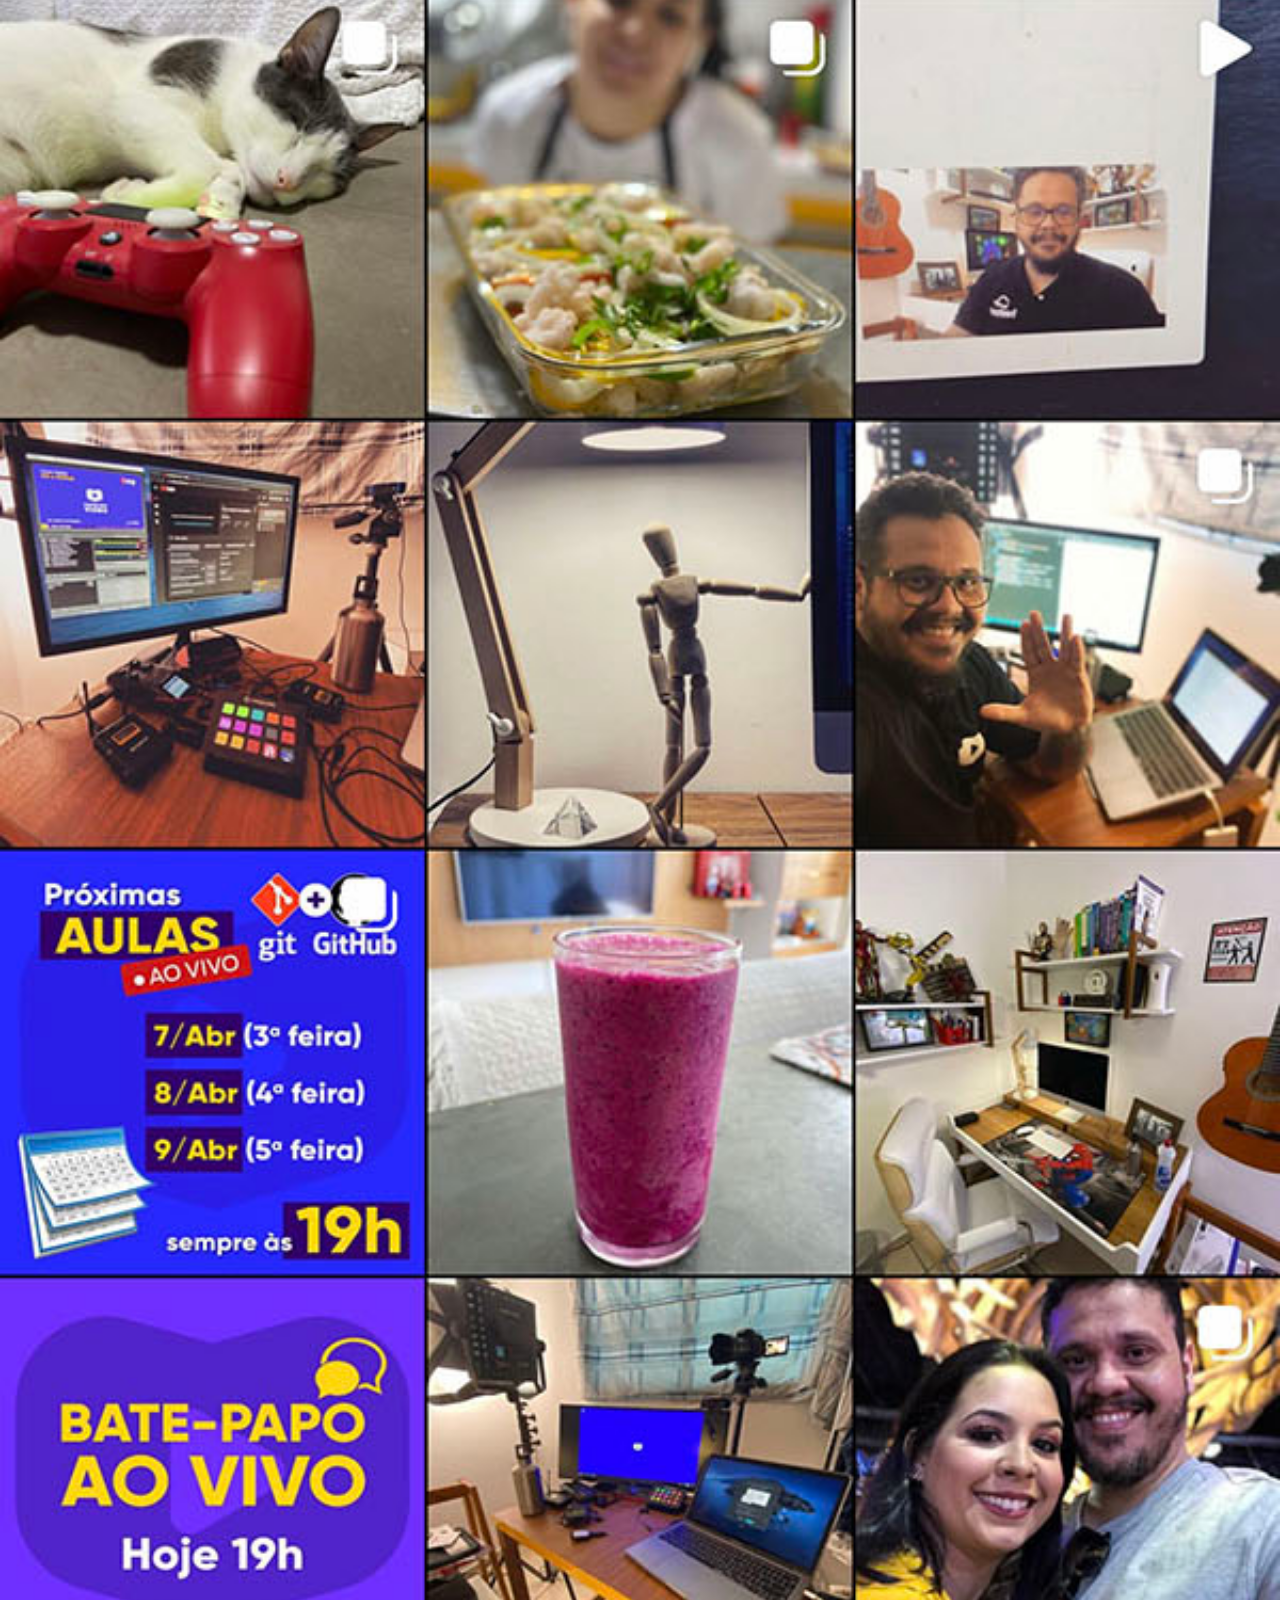
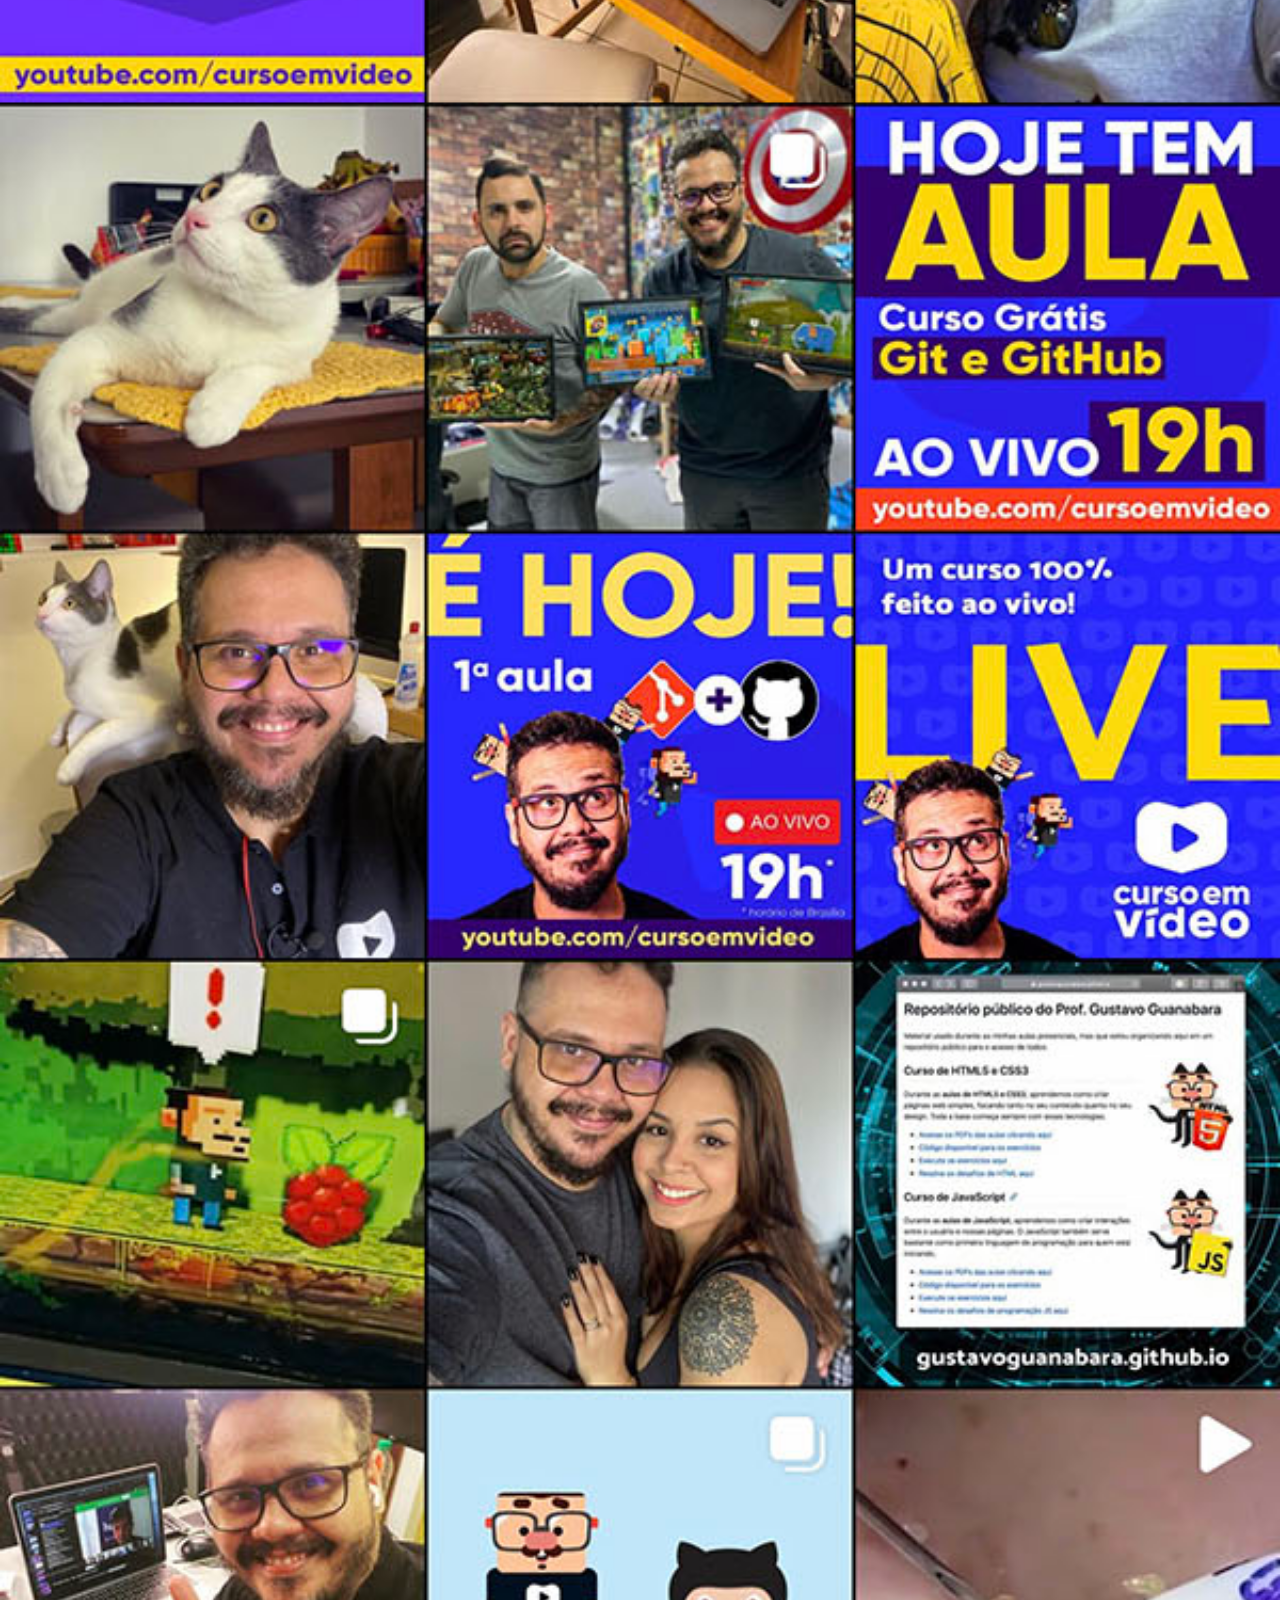
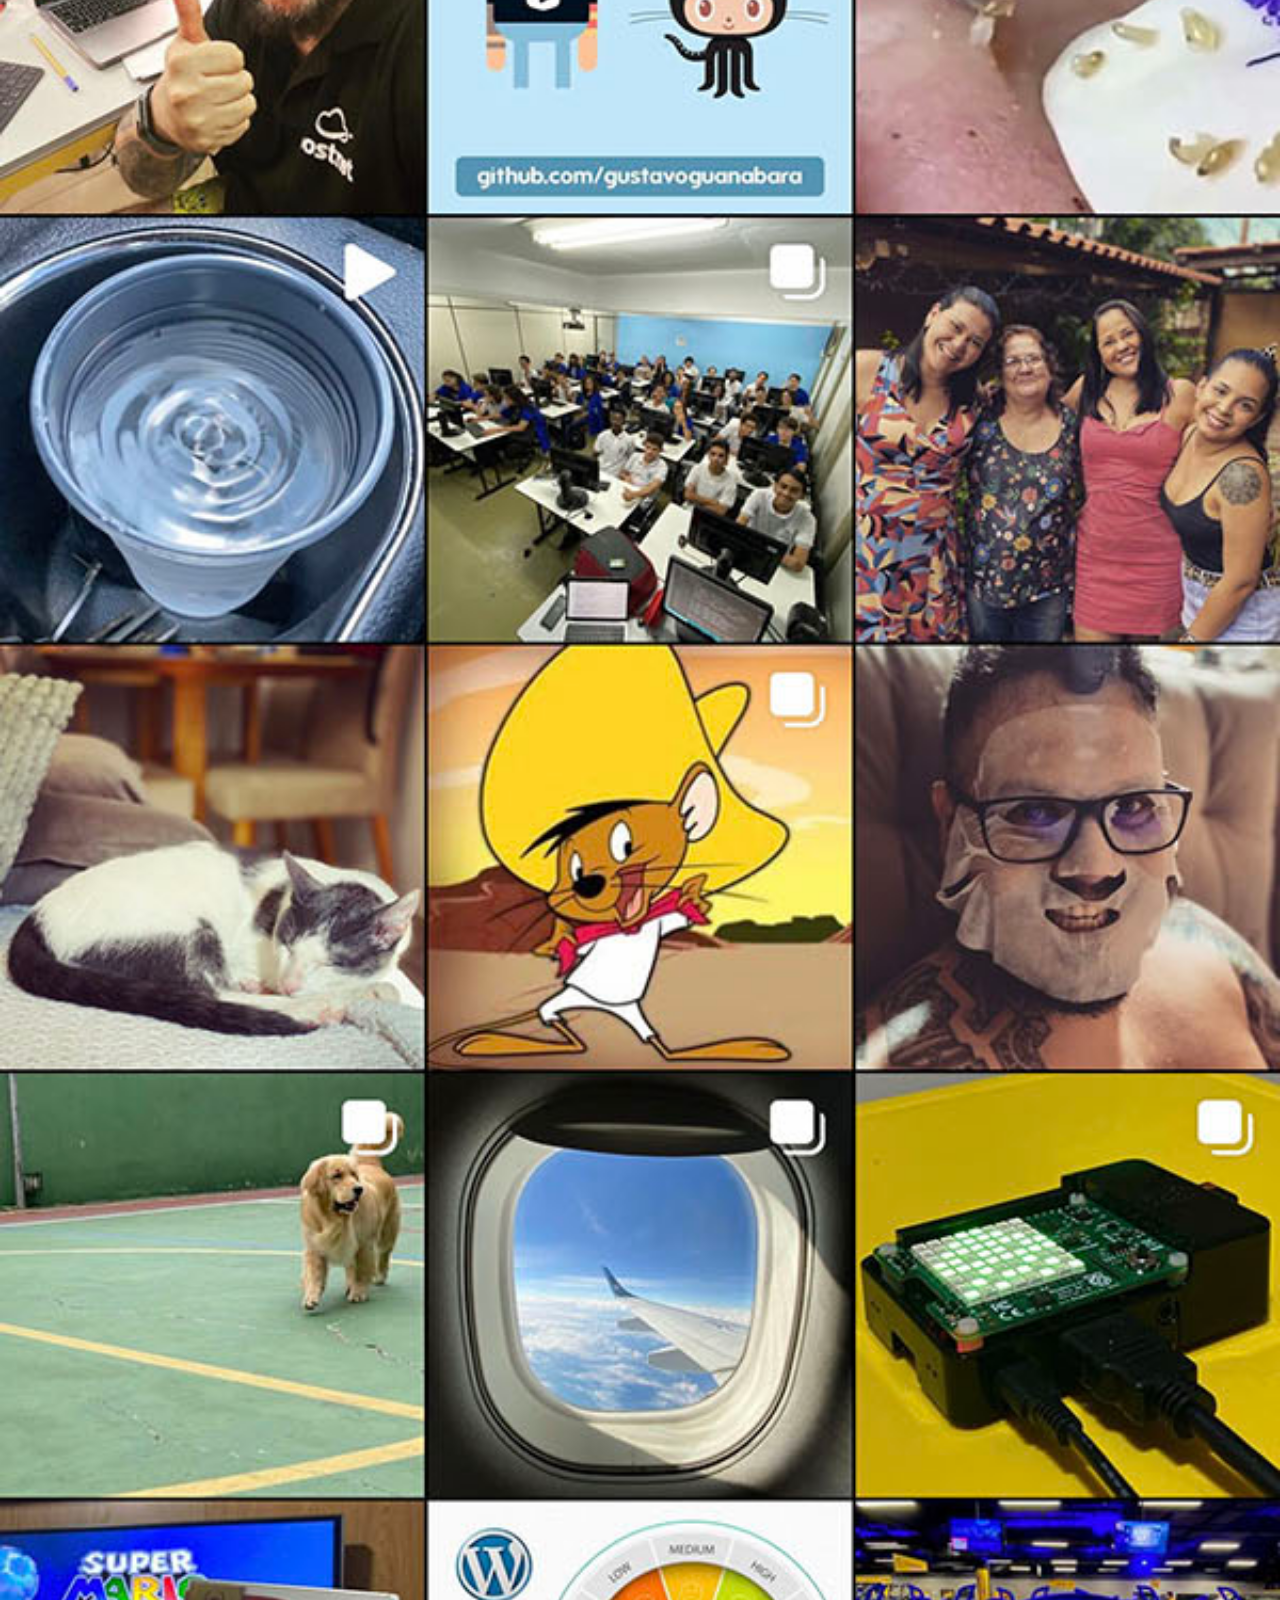
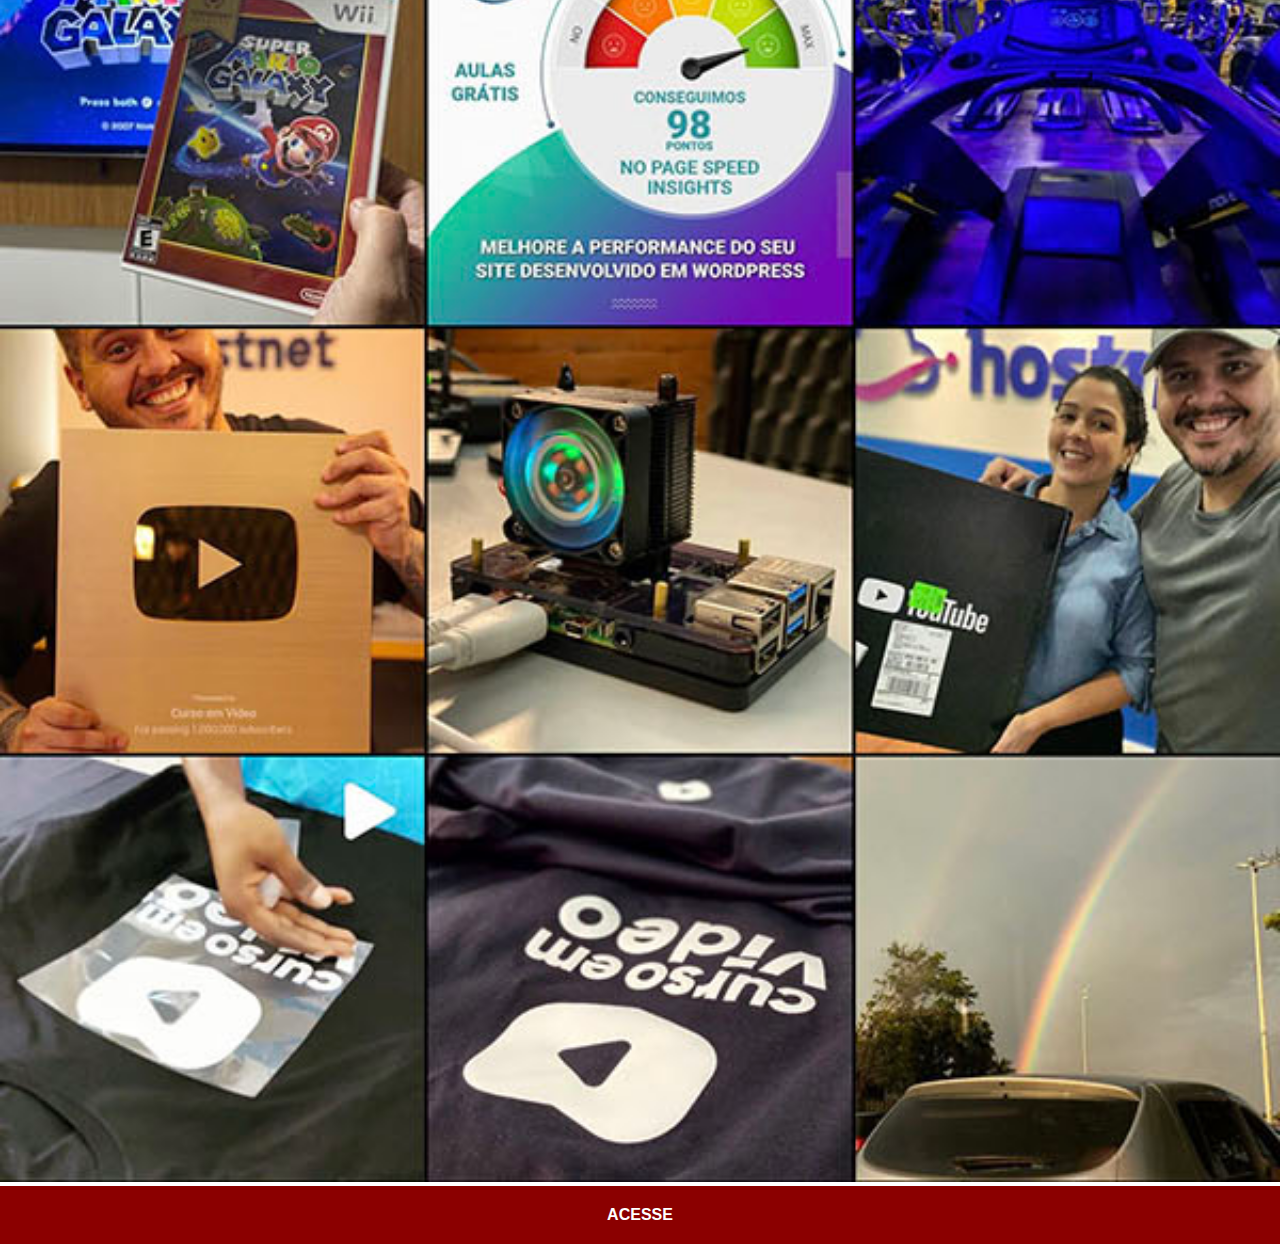
<file: insta.html>
<!DOCTYPE html>
<html lang="pt-br">
<head>
    <meta charset="UTF-8">
    <meta http-equiv="X-UA-Compatible" content="IE=edge">
    <meta name="viewport" content="width=device-width, initial-scale=1.0">
    <link rel="stylesheet" href="./estilos/social.css">
    <title>Instagram</title>

</head>
<body>
    <img src="./imagens/tela-instagram.jpg" alt="">
    <a href="https://www.instagram.com/rodrigo.faria19/" target="_blank">ACESSE</a>
</body>
</html>
</file>
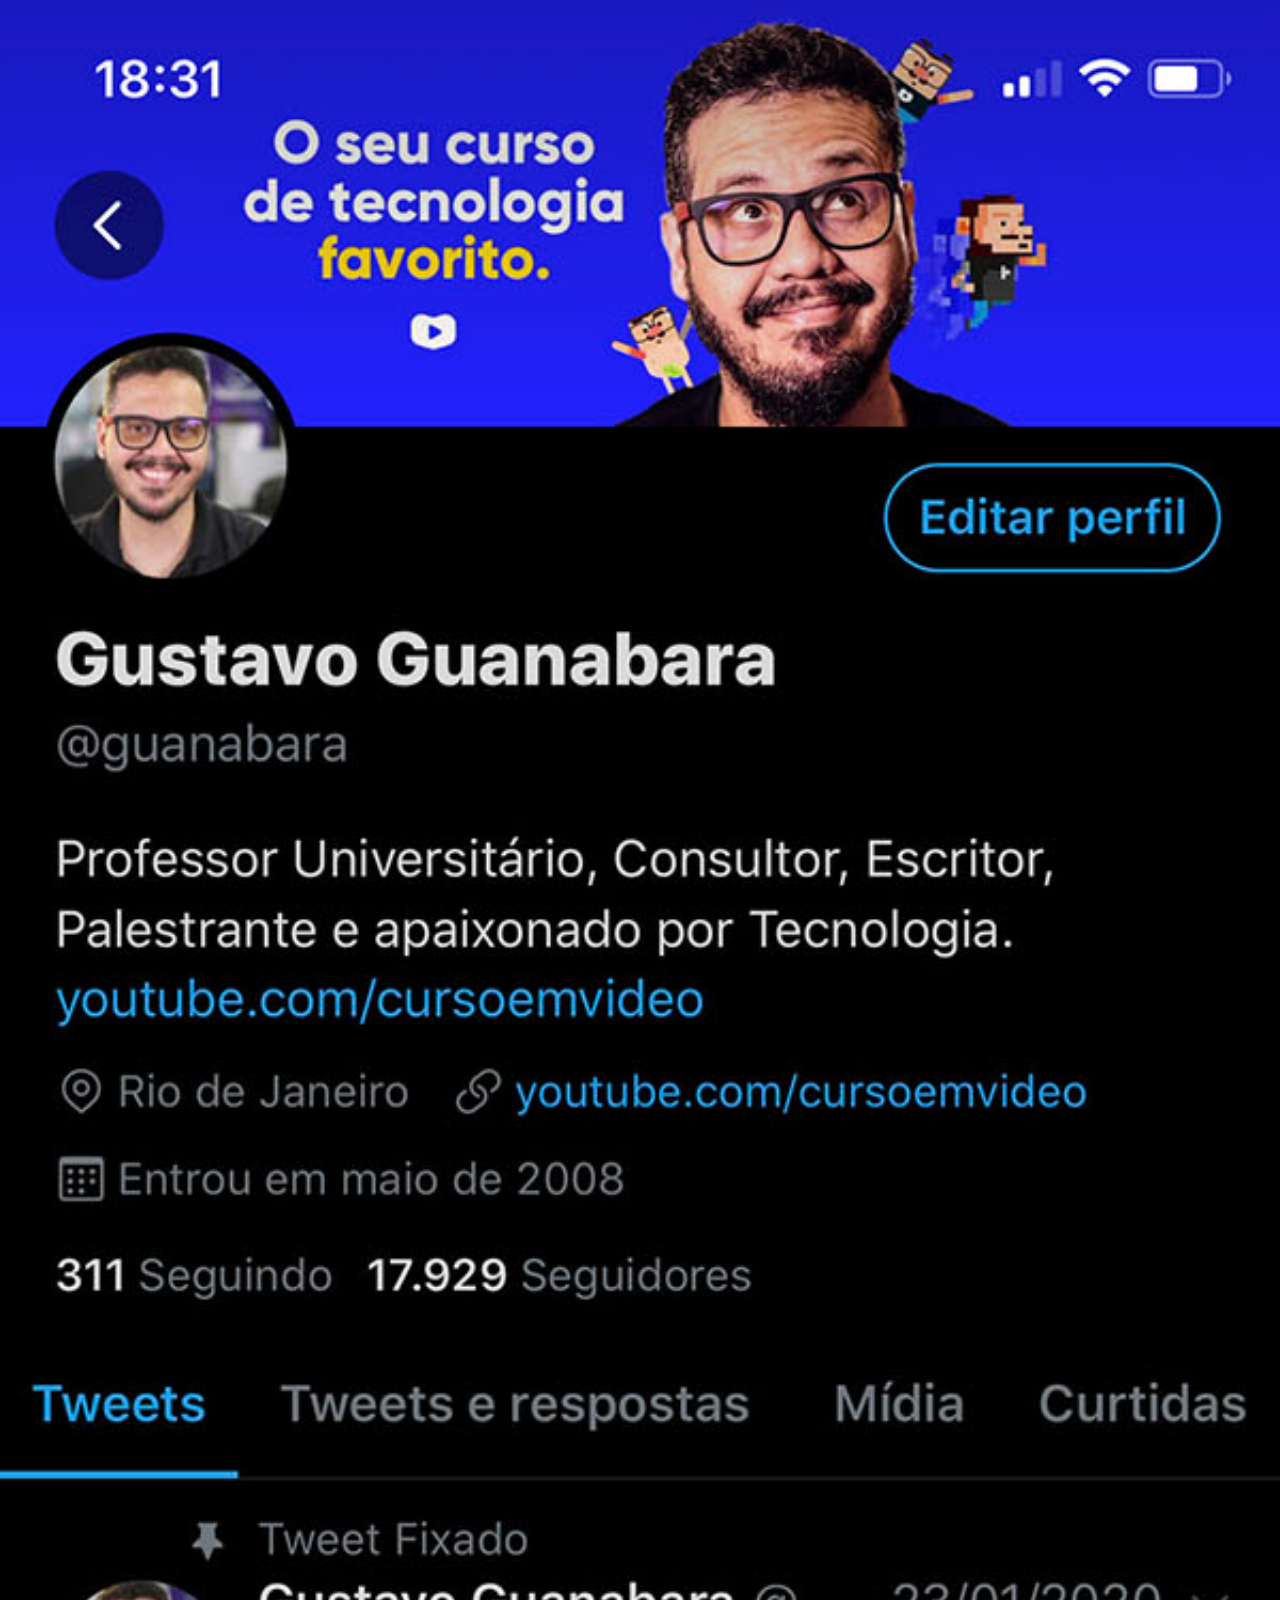
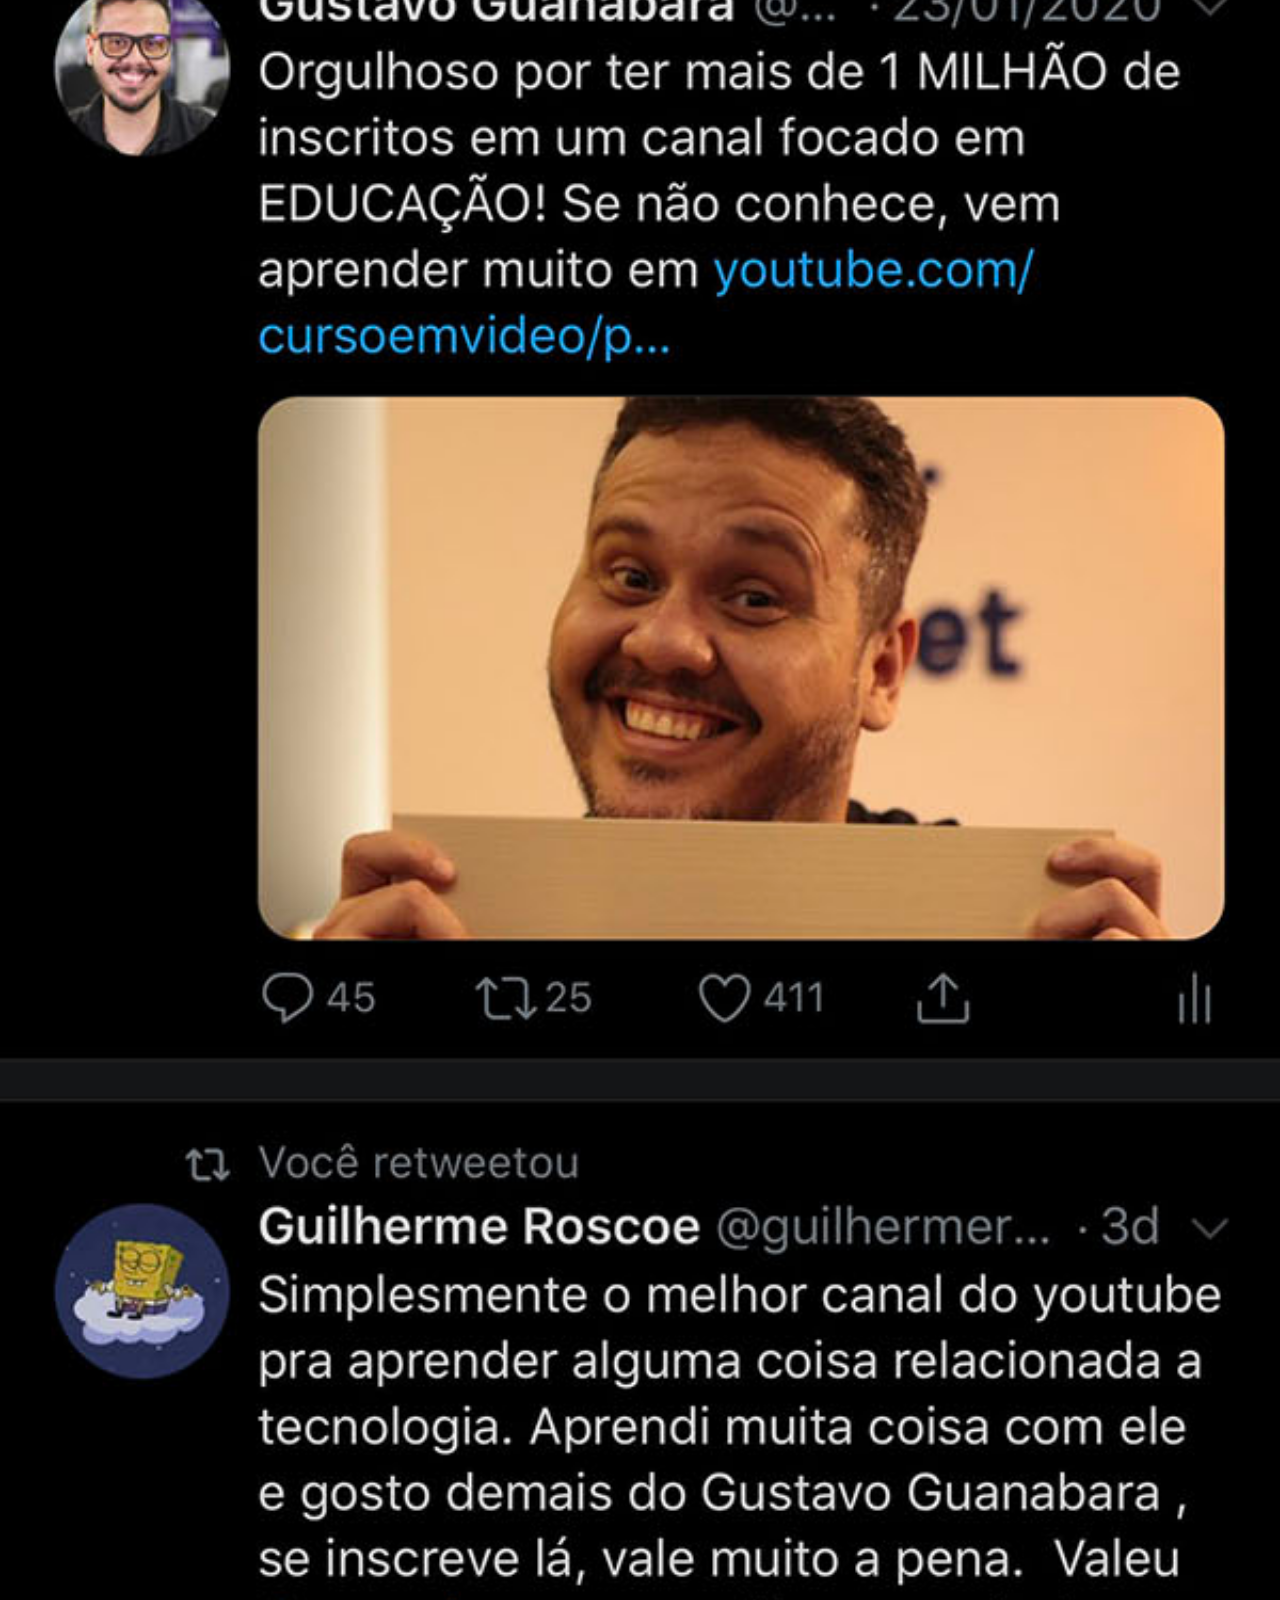
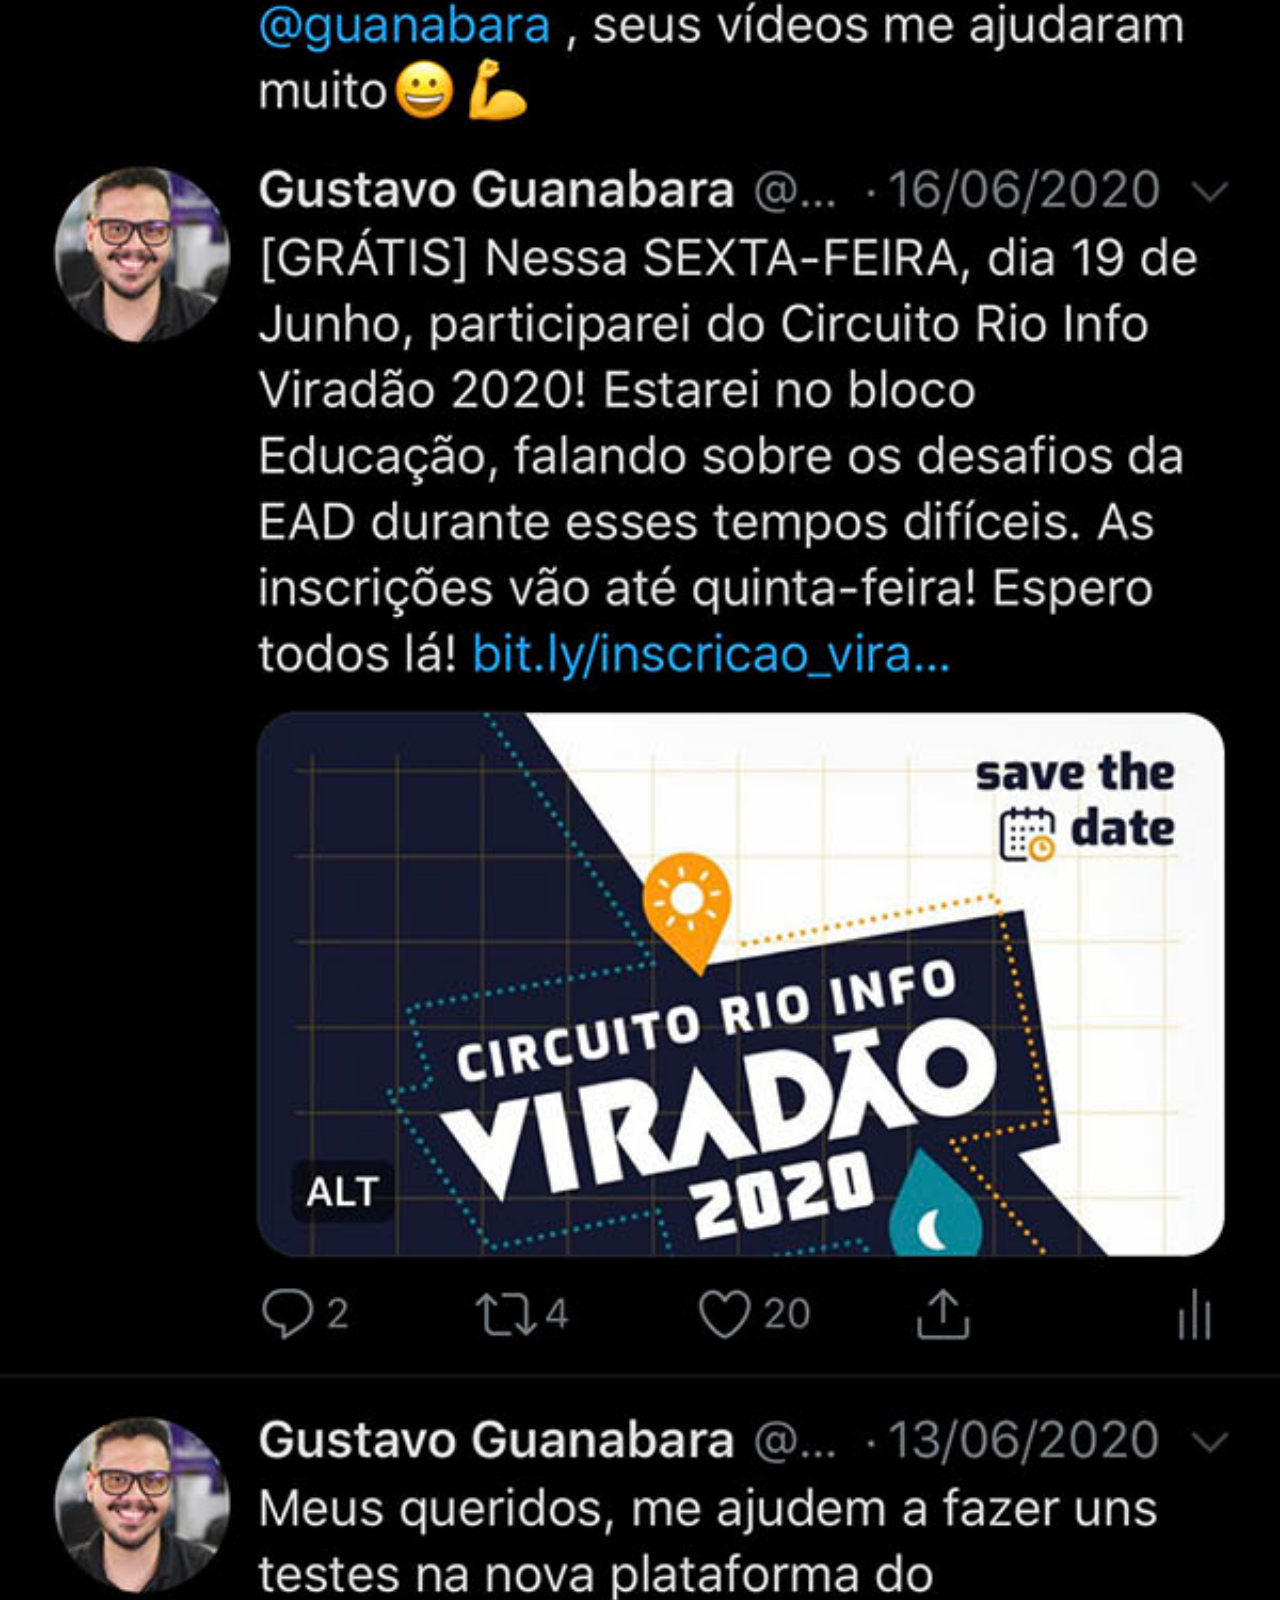
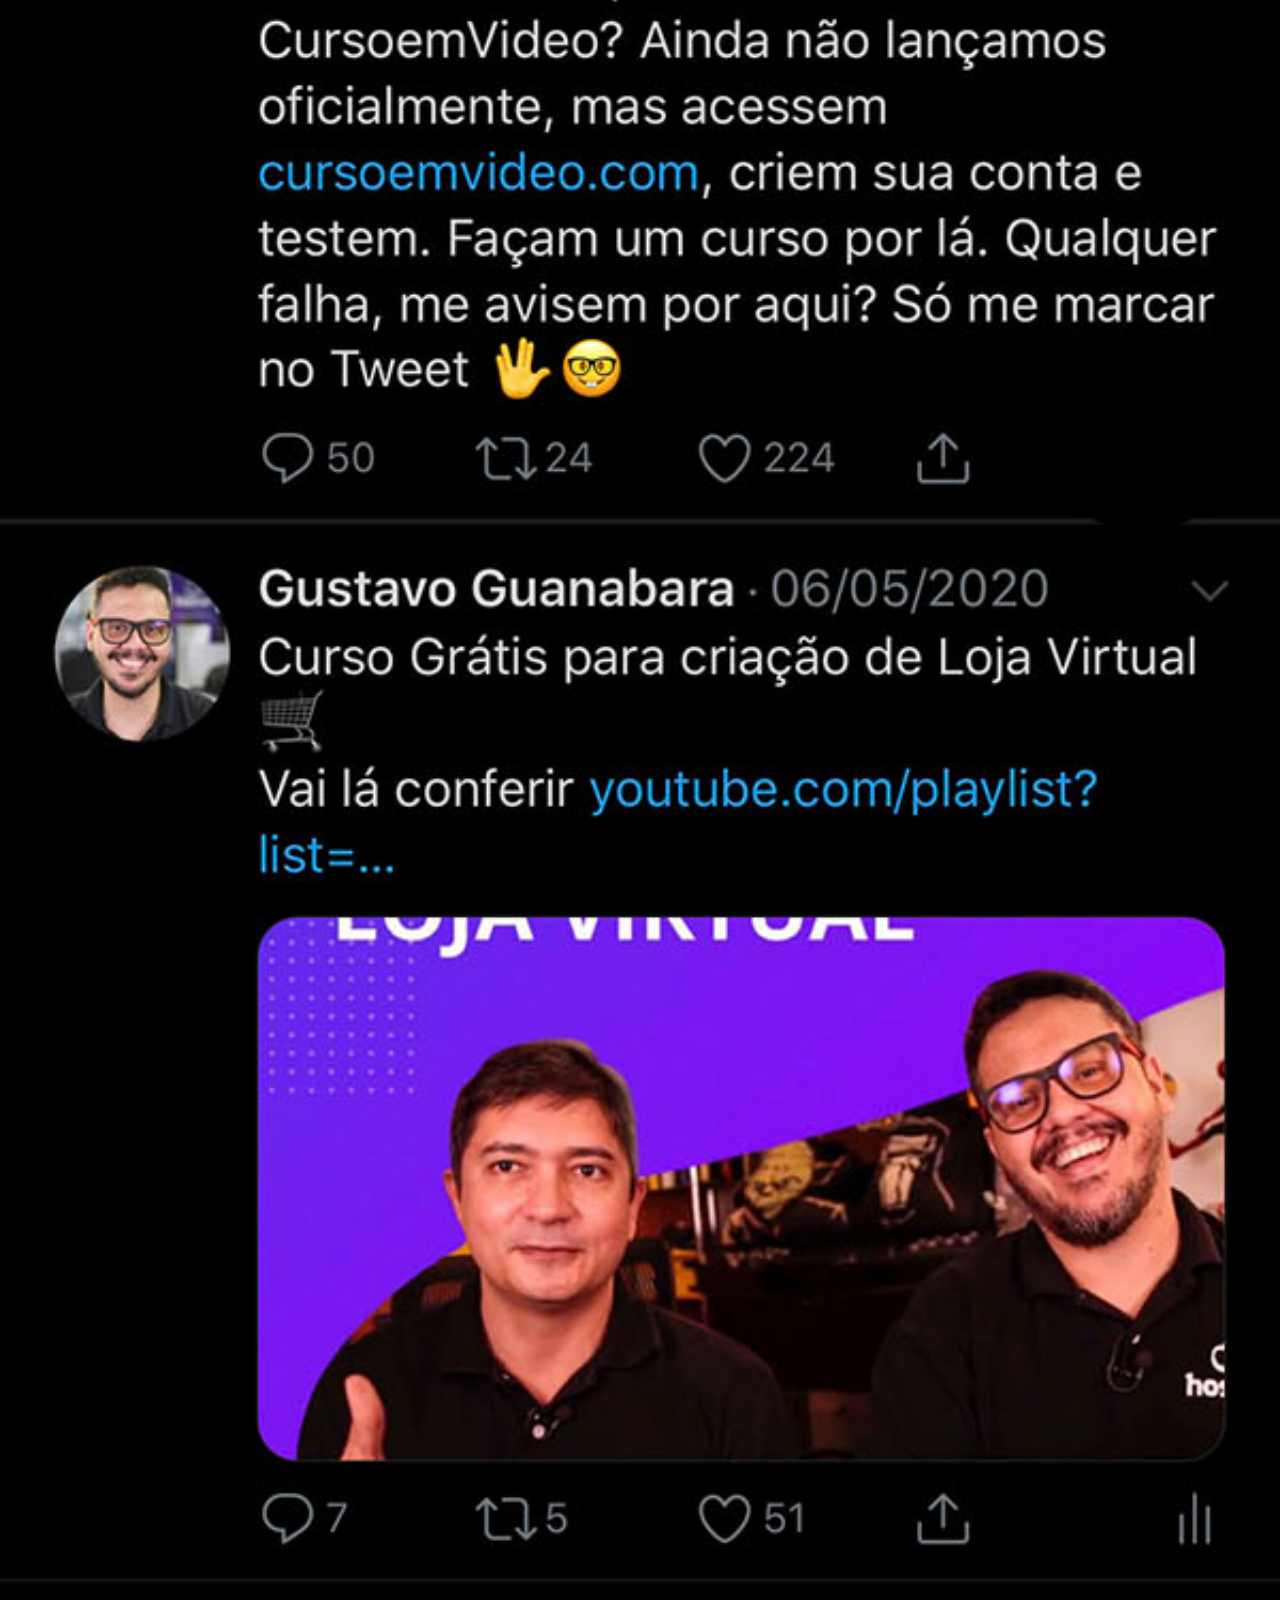
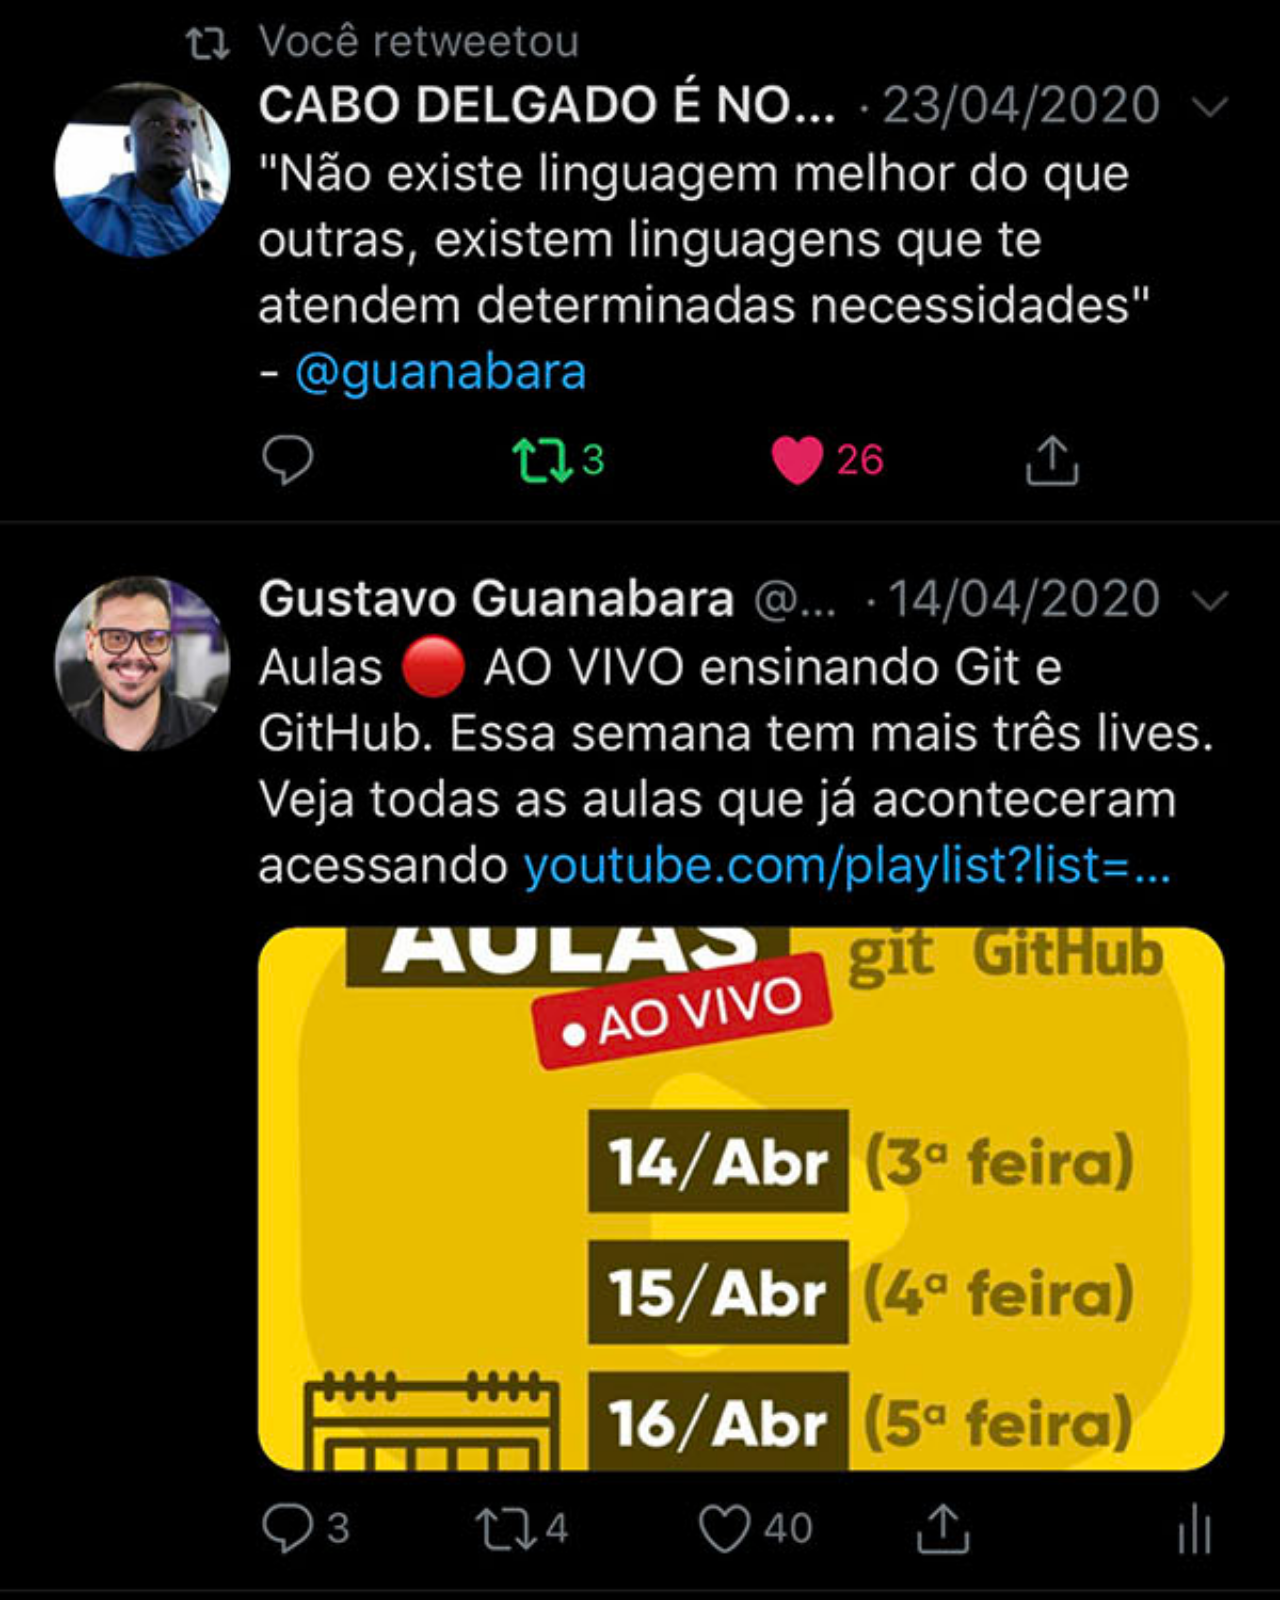
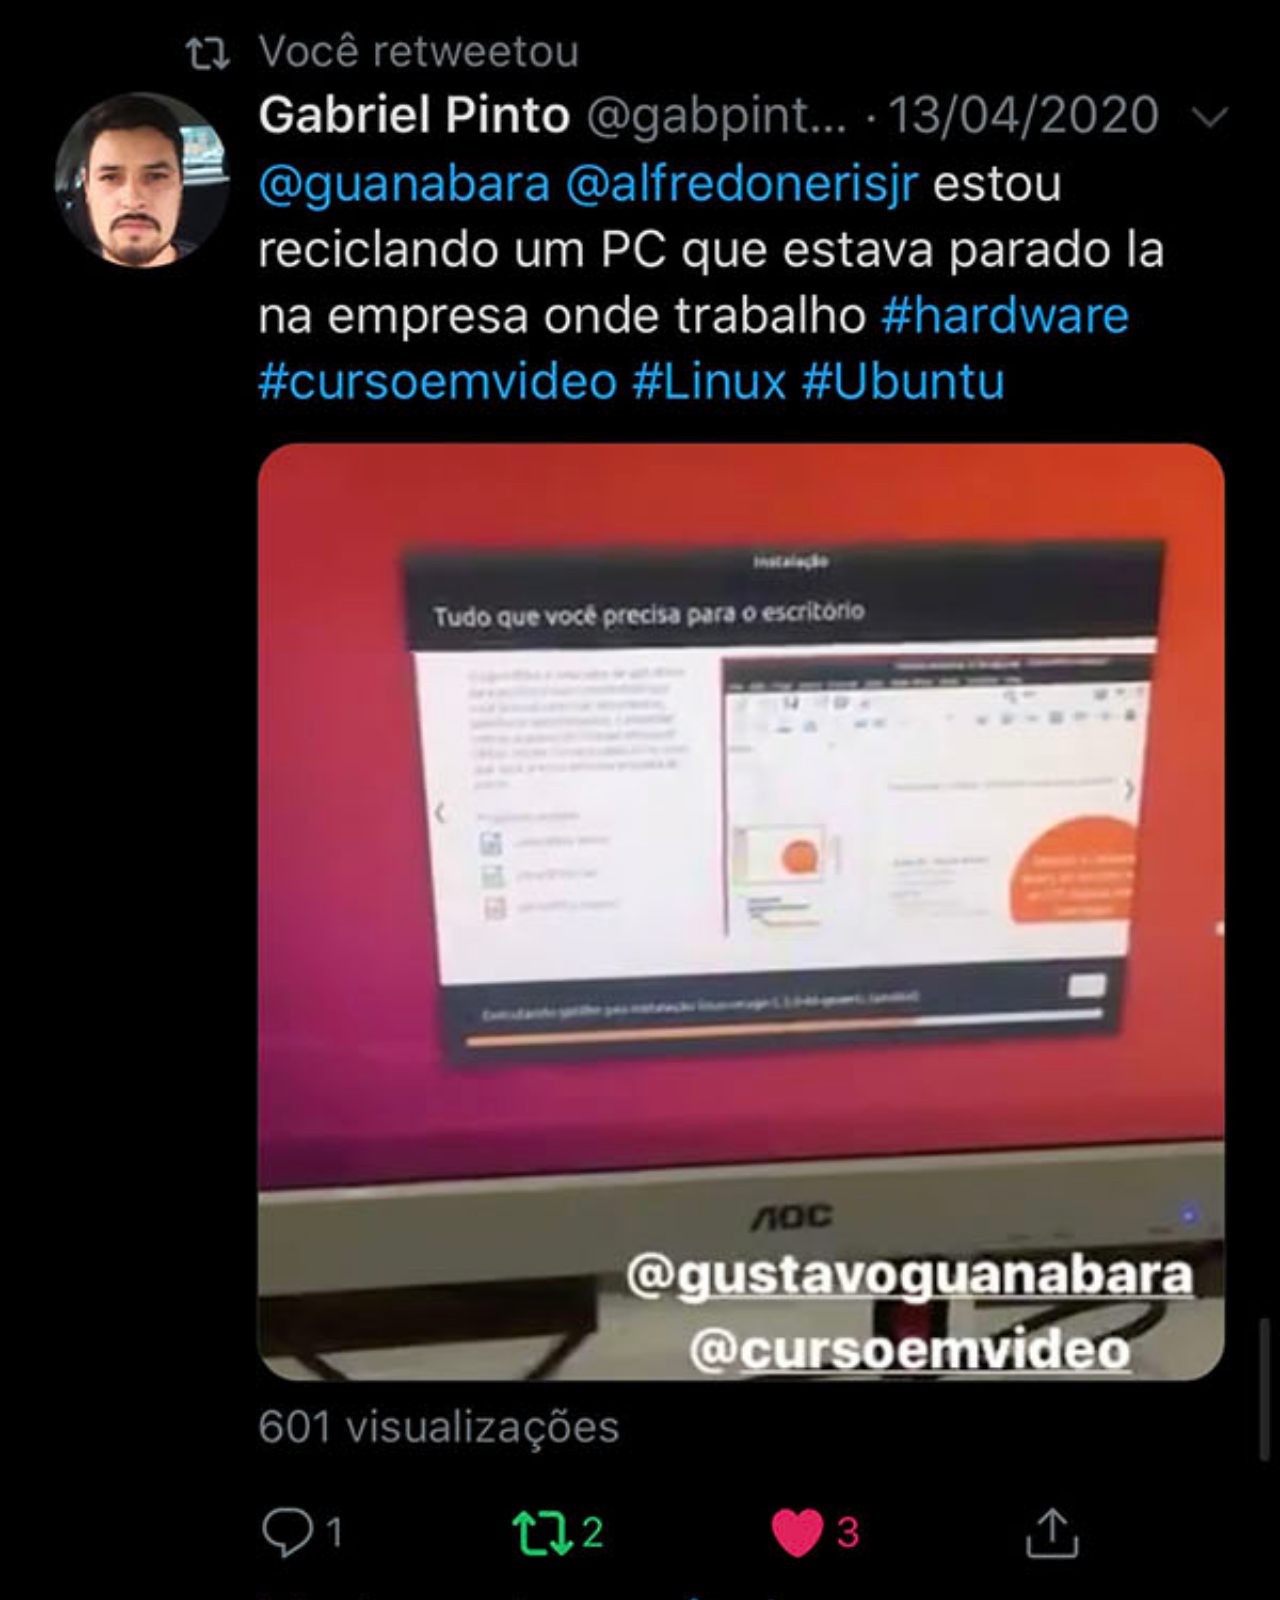
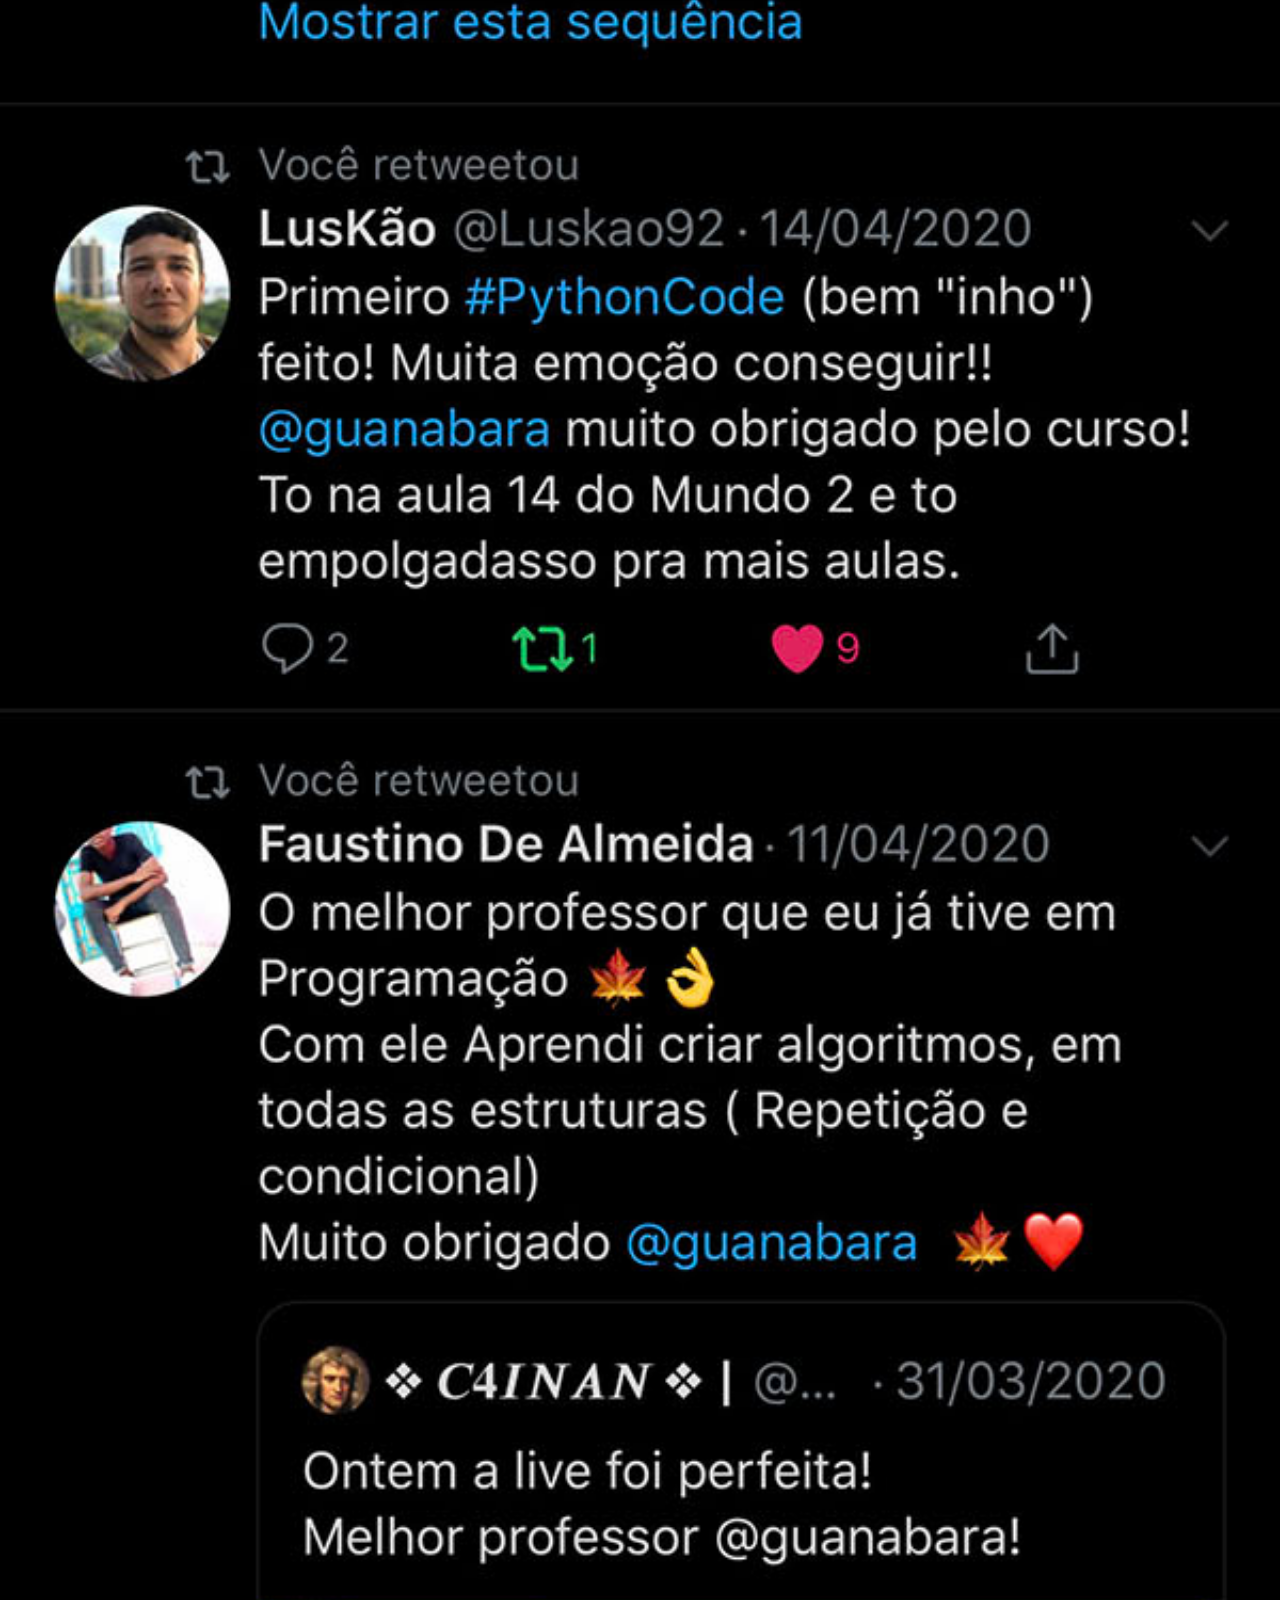
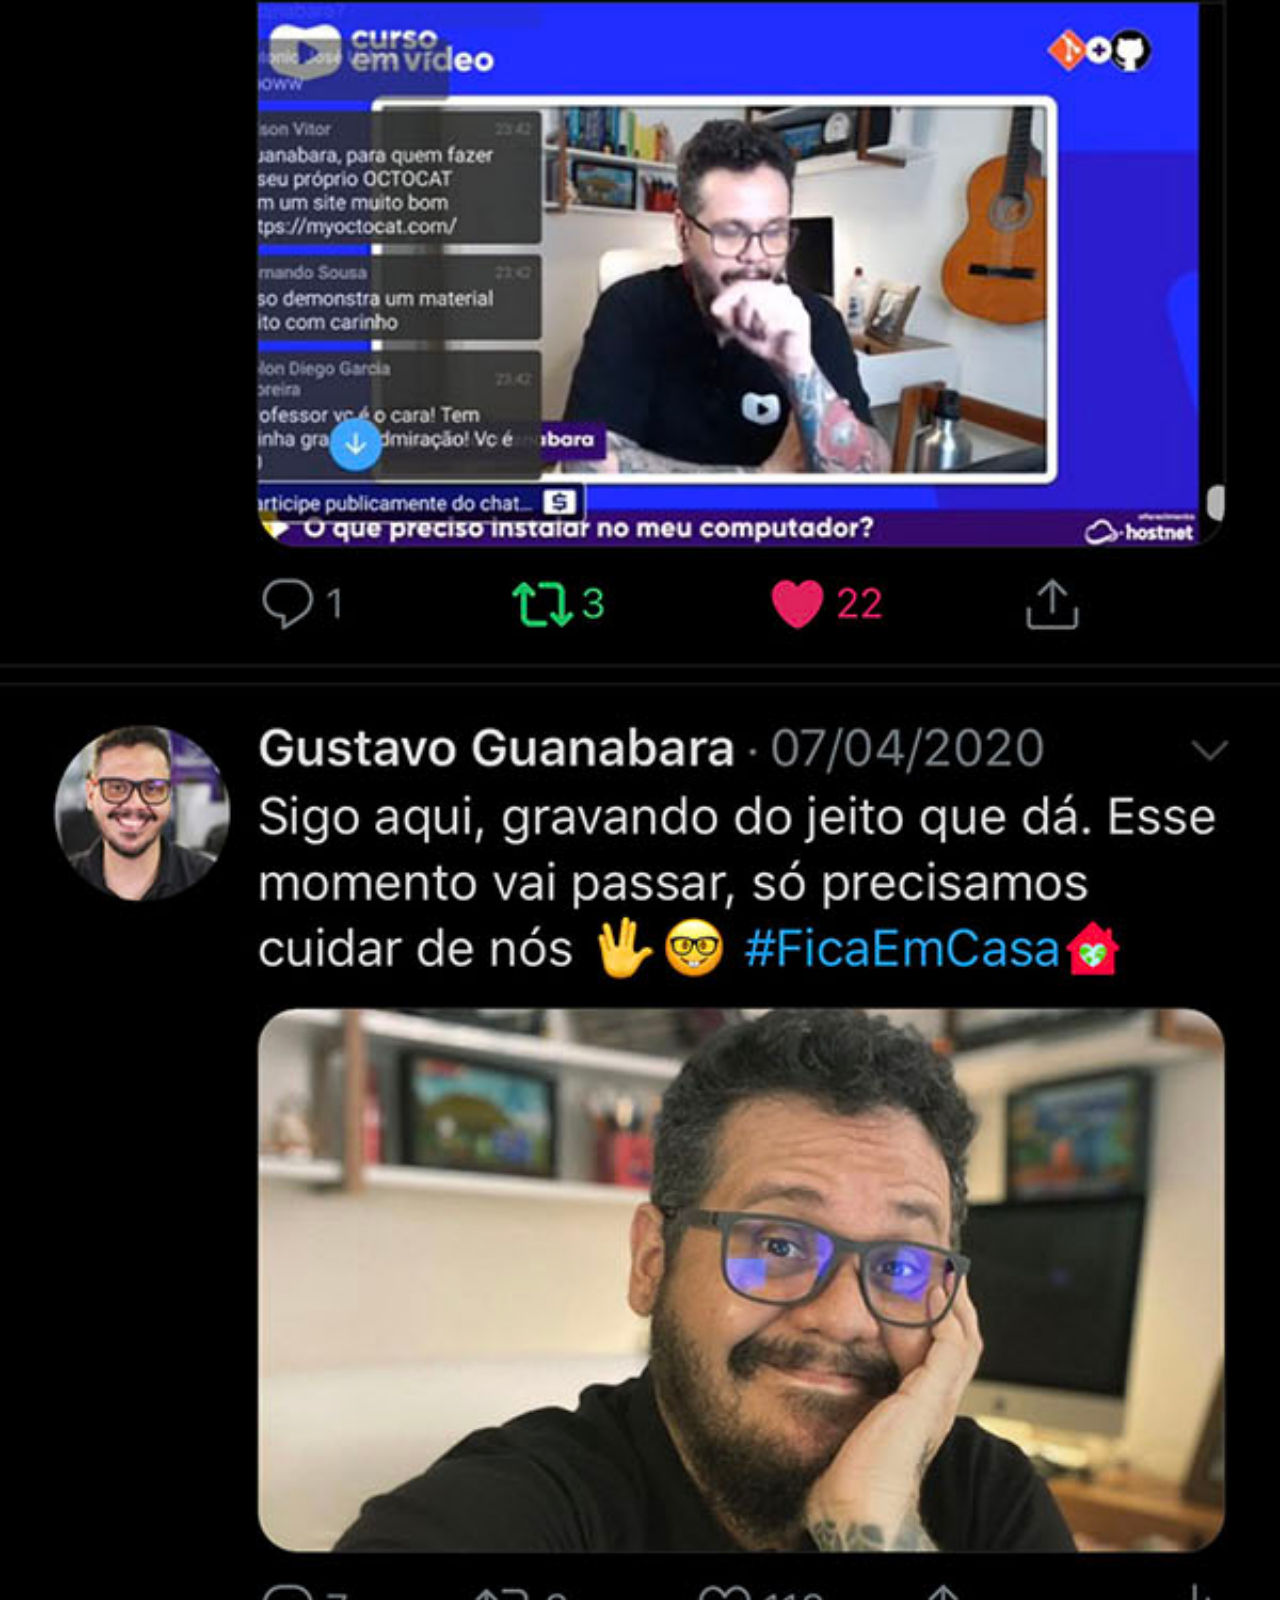
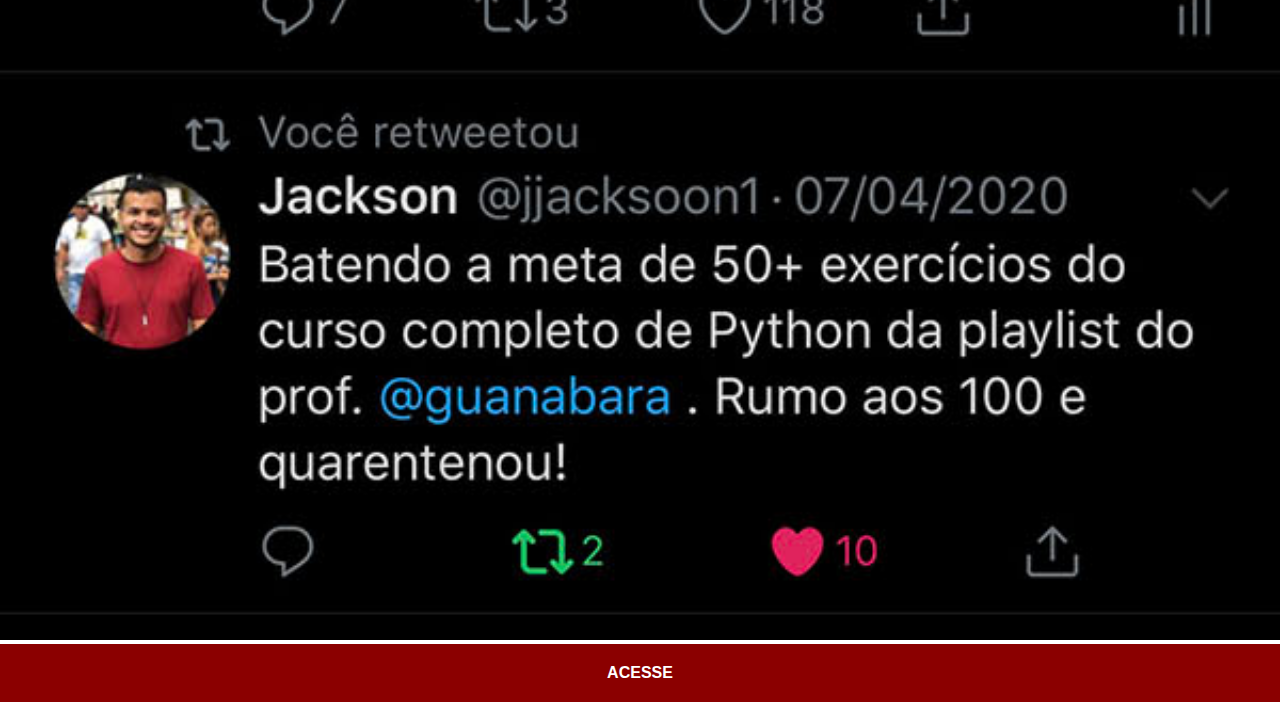
<file: twitter.html>
<!DOCTYPE html>
<html lang="pt-br">
<head>
    <meta charset="UTF-8">
    <meta http-equiv="X-UA-Compatible" content="IE=edge">
    <meta name="viewport" content="width=device-width, initial-scale=1.0">
    <link rel="stylesheet" href="./estilos/social.css">
    <title>Twitter</title>
</head>
<body>
    <img src="./imagens/tela-twitter.jpg" alt="">
    <a href="https://twitter.com/rodrygo1911" target="_blank">ACESSE</a>
</body>
</html>
</file>
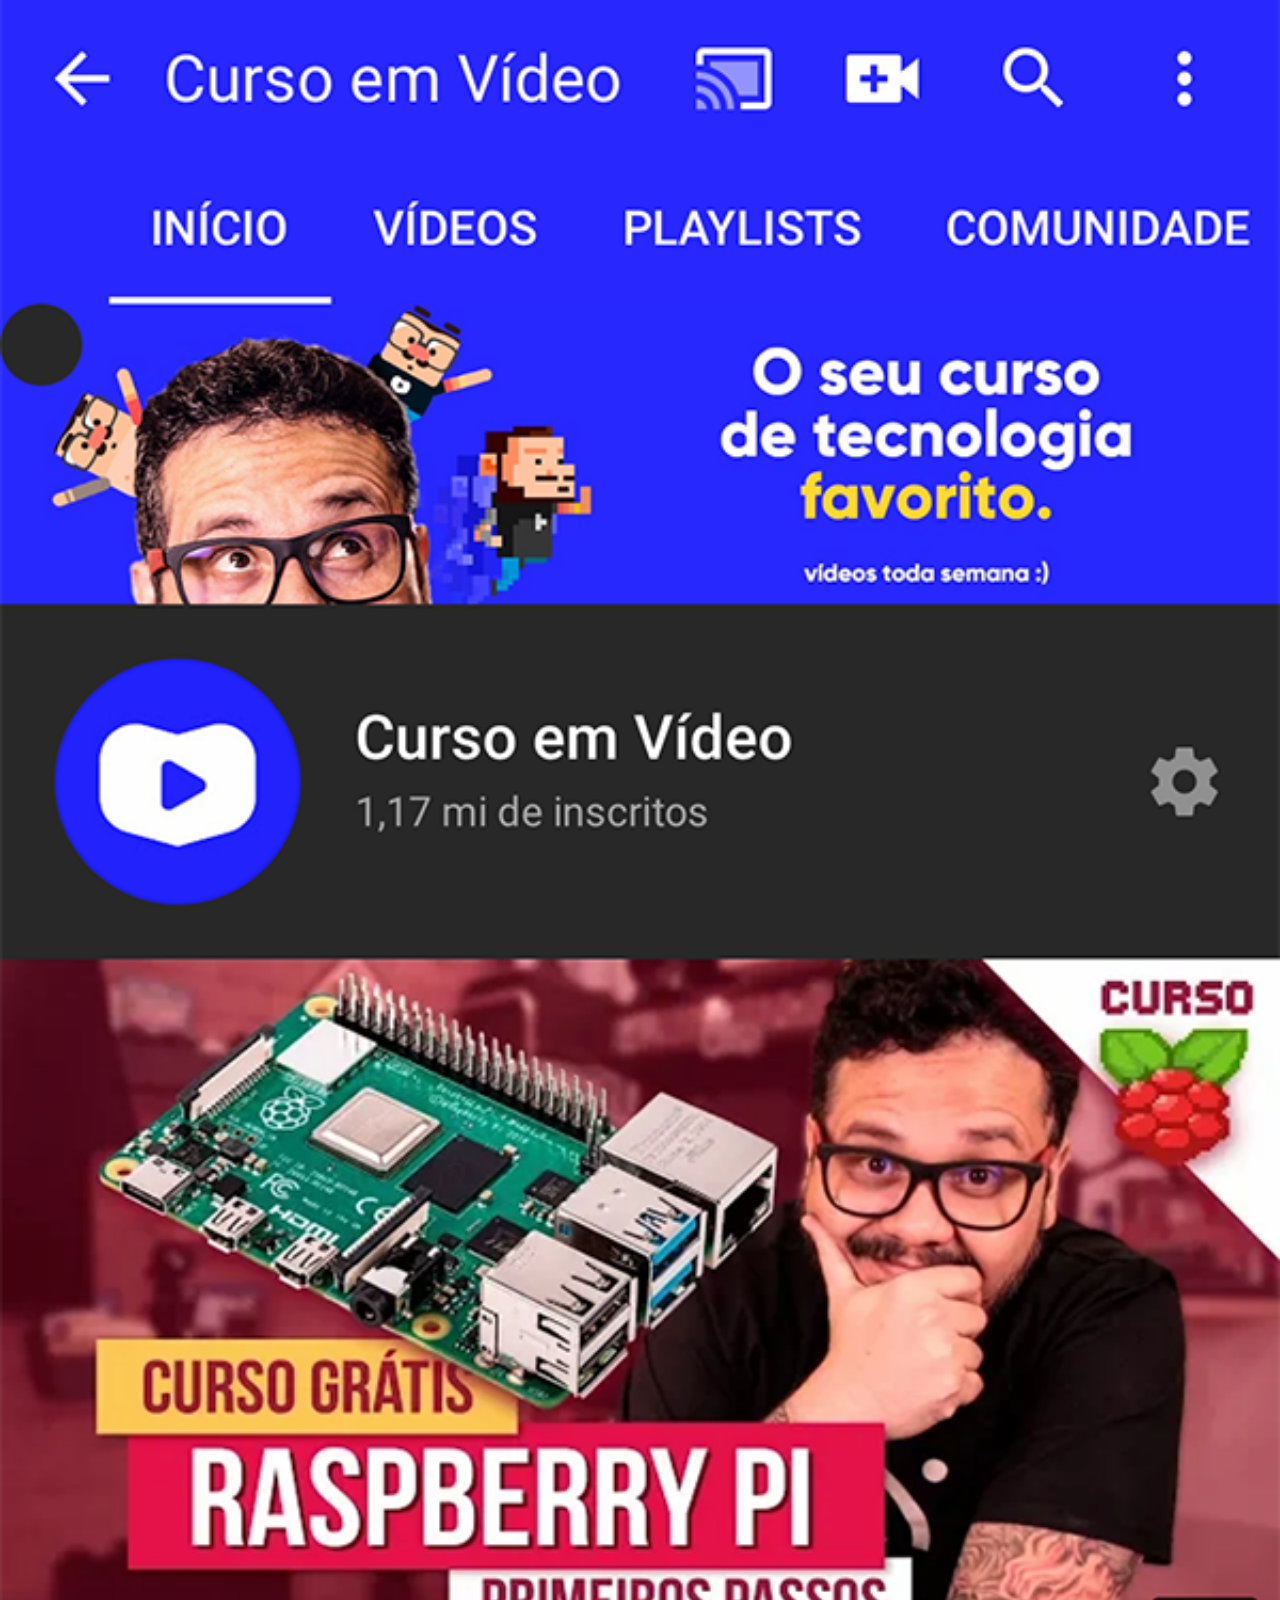
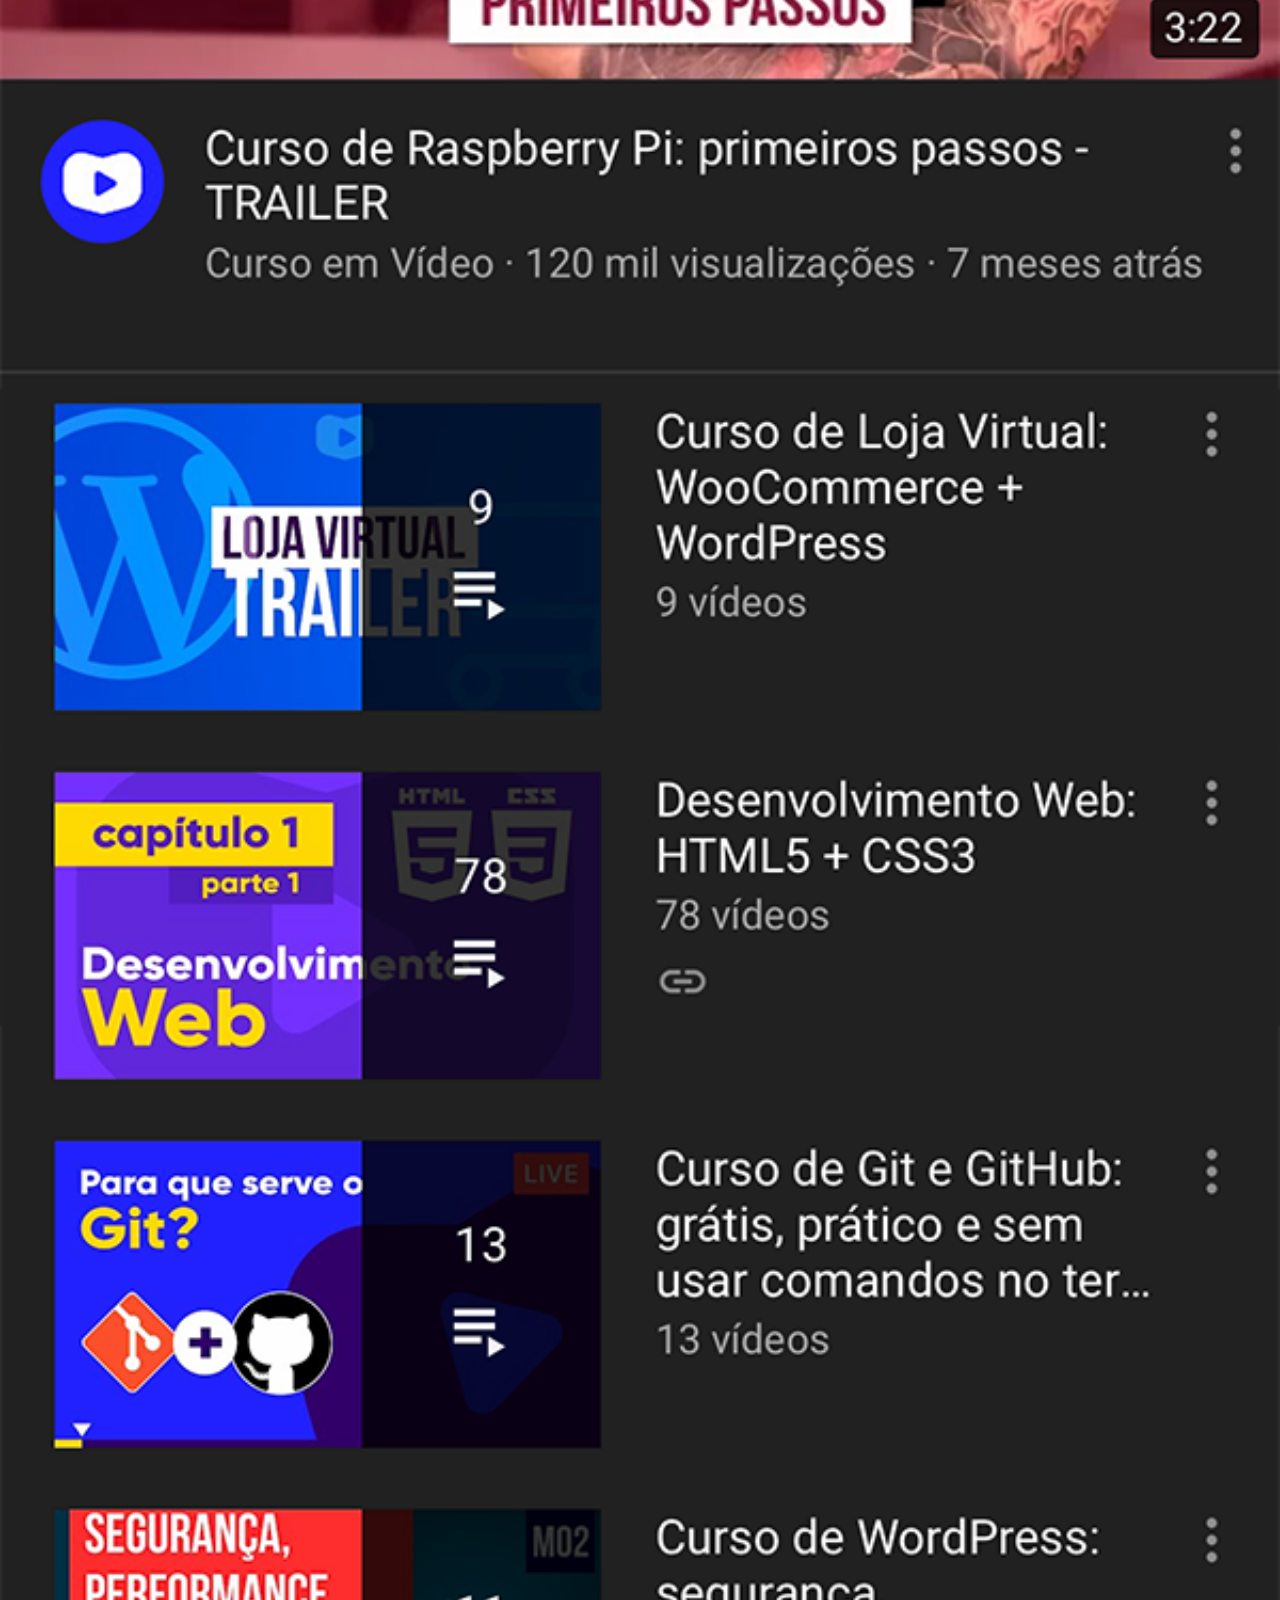
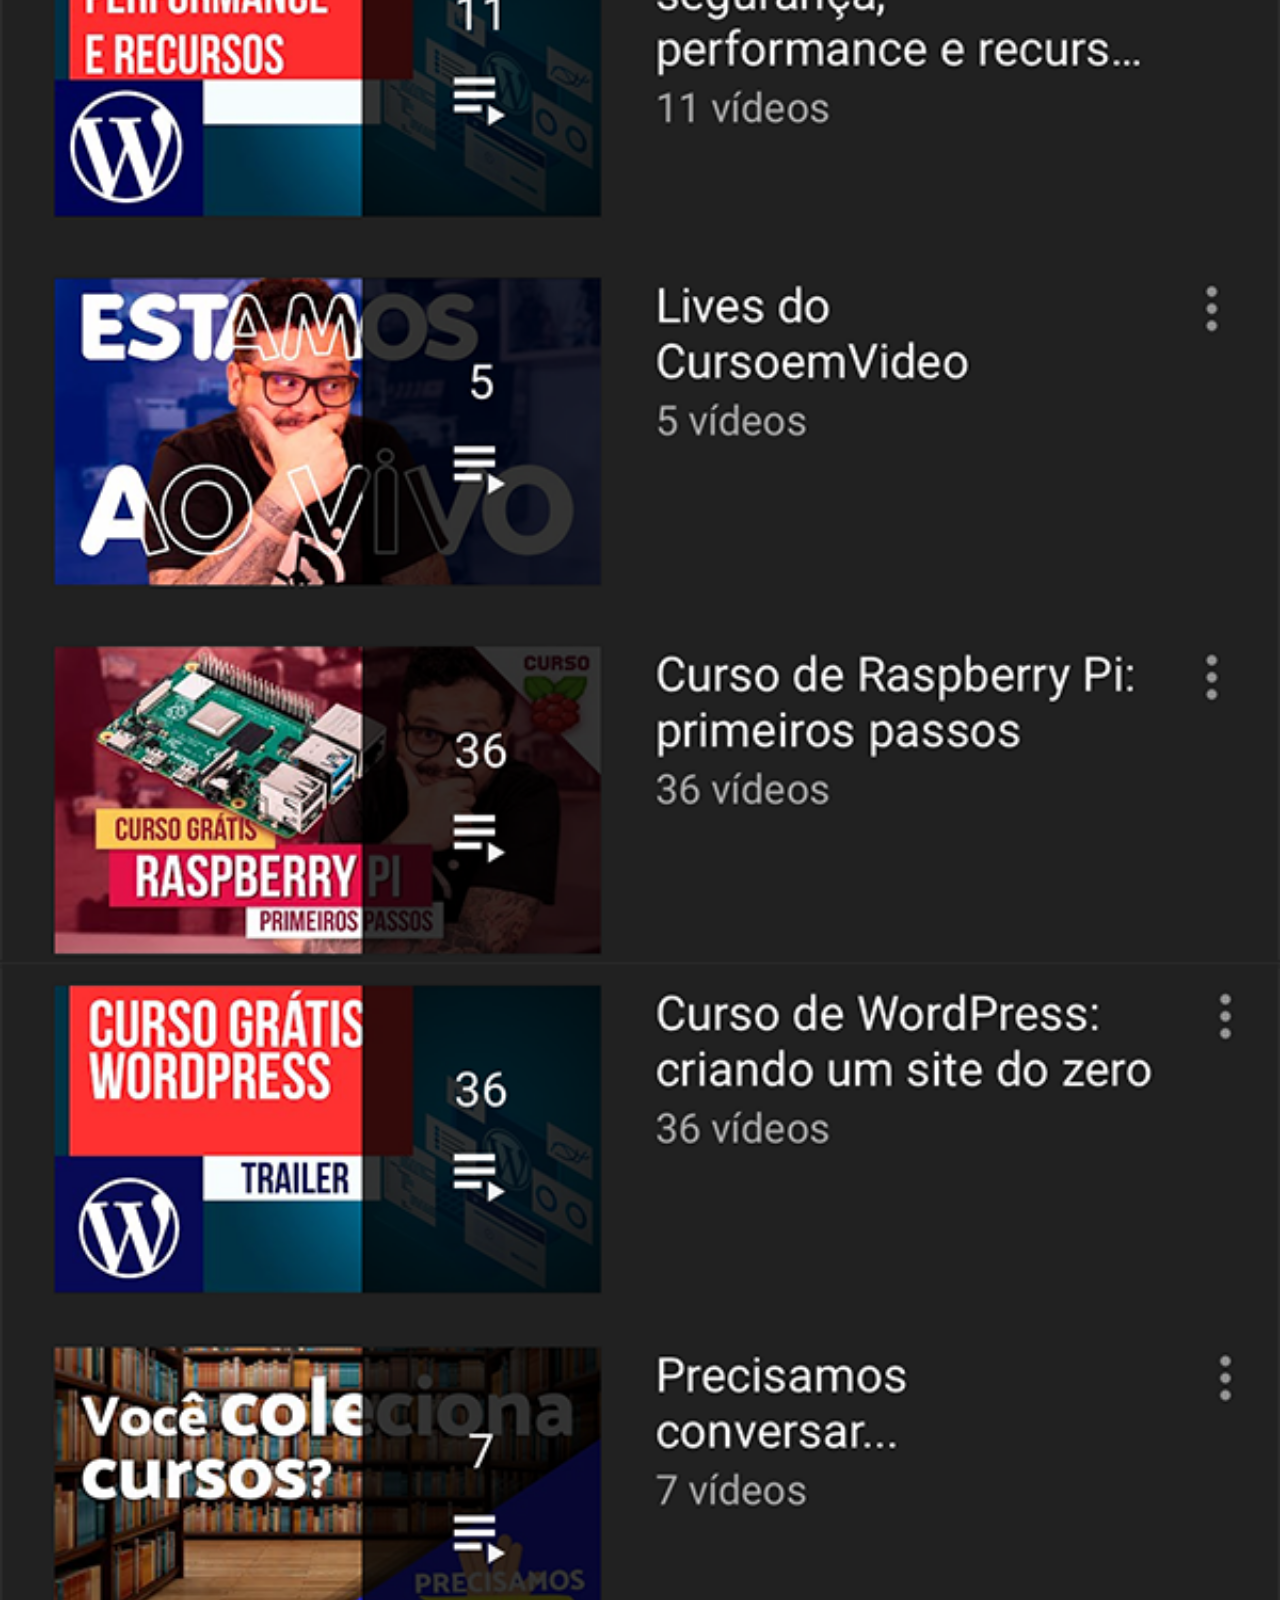
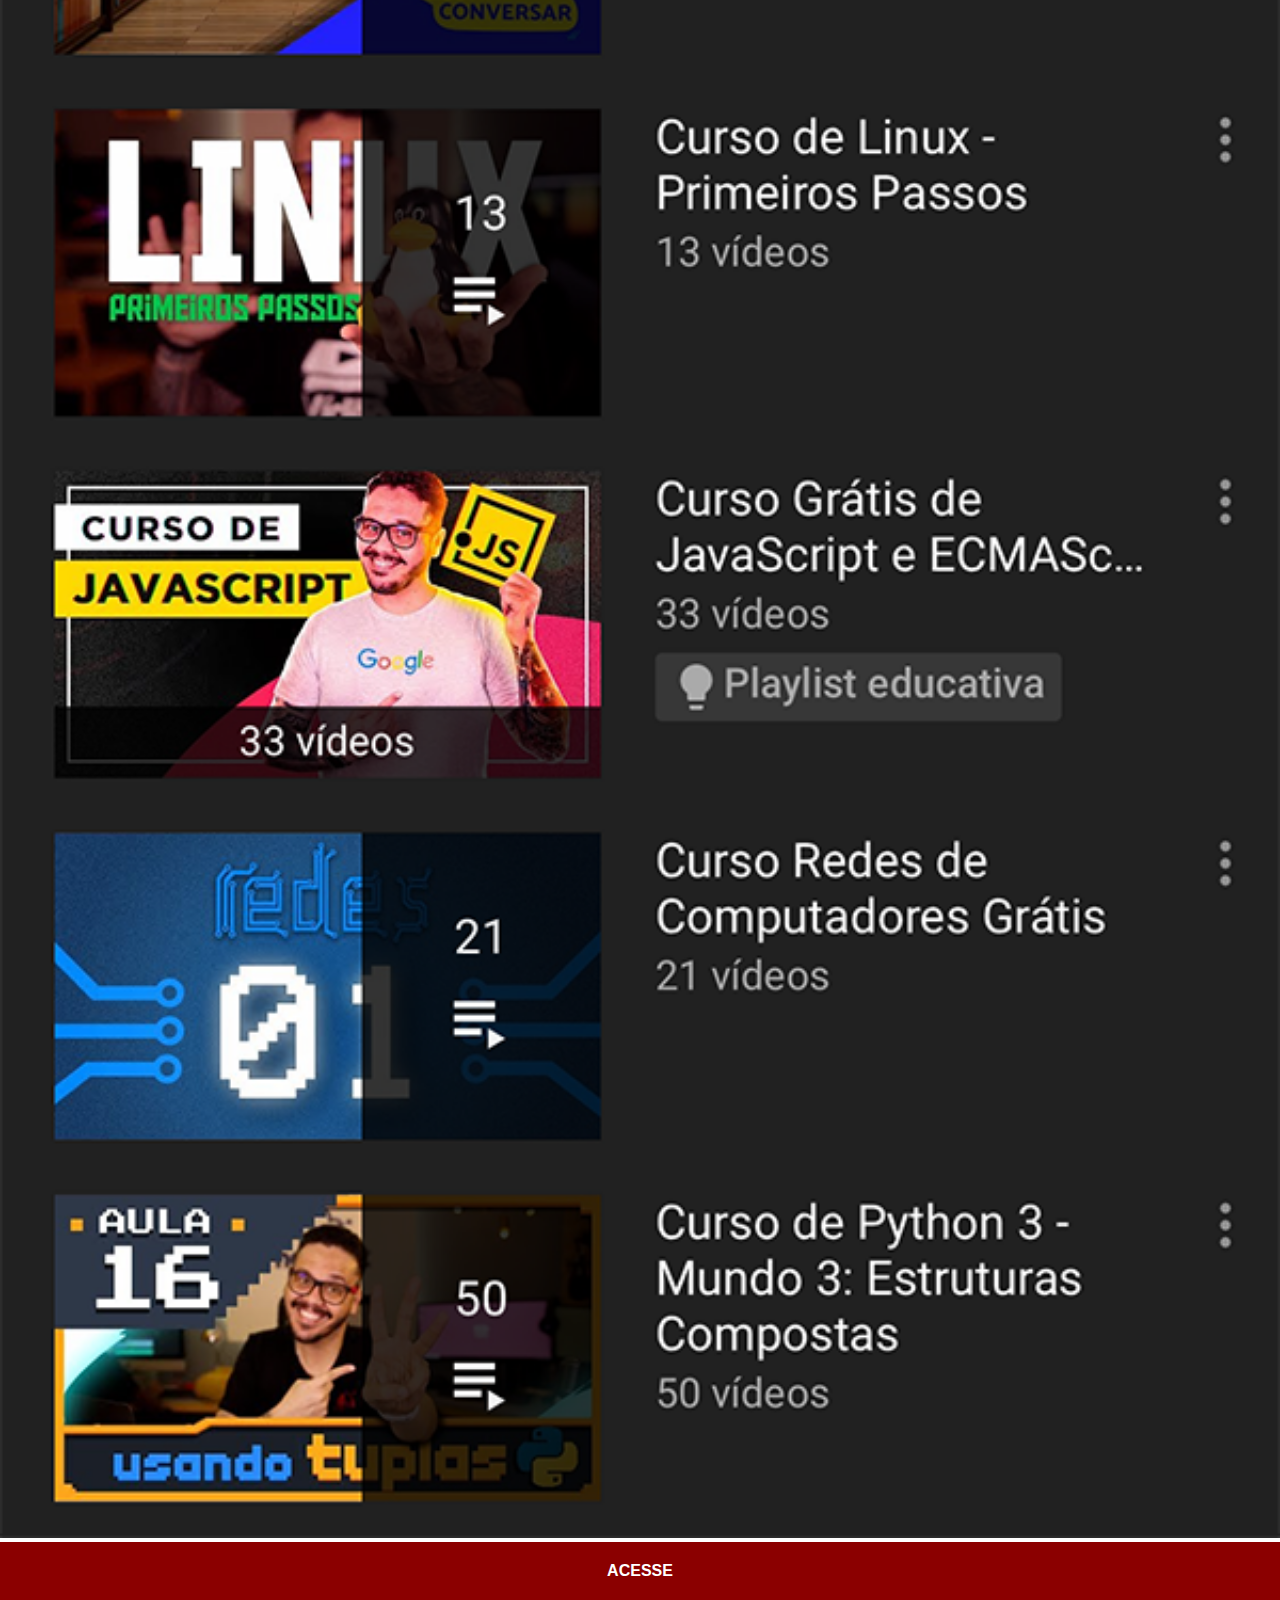
<file: youtube.html>
<!DOCTYPE html>
<html lang="pt-br">
<head>
    <meta charset="UTF-8">
    <meta http-equiv="X-UA-Compatible" content="IE=edge">
    <meta name="viewport" content="width=device-width, initial-scale=1.0">
    <link rel="stylesheet" href="./estilos/social.css">
    <title>YouTube</title>

</head>
<body>
    <img src="./imagens/tela-youtube.png" alt="">
    <a href="https://www.youtube.com/@CursoemVideo" target="_blank">ACESSE</a>
</body>
</html>
</file>
<file: estilos/style.css>
@charset "UTF-8";

*{
    margin: 0px;
    padding: 0px;
    font-family: Arial, Helvetica, sans-serif;
}

html, body {
    height: 100vh;
    width: 100vw;
    background-color: black;
}

body {
    background: url('../imagens/fundo-madeira.jpg') no-repeat top center;
    background-attachment: fixed;
    background-size: cover;
}   

main {
    position: relative;
    height: 100vh;
    
}



section#telefone {
    position: absolute;
    top: 50%;
    left: 50%;
    transform: translate(-50%, -50%);

    height: 627px;
    width: 311px;
    
    
    background: url('../imagens/frame-iphone.png') no-repeat;
}

iframe#tela {
    position: relative;
    top: 80px;
    left: 22px;
    width: 267px;
    height: 471px;
}

section#redes-sociais {
    text-align: right;
}

section#redes-sociais img {
    width: 50px;
    margin: 10px;

    border-radius: 50%;
    box-shadow: 2px 2px 5px rgba(0, 0, 0, 0.404);
    box-sizing: border-box;
}

section#redes-sociais img:hover {
    border: 2px solid rgba(255, 255, 255, 0.623);
    transform: translate(-3px, -3px);
    box-shadow: 5px 5px 10px rgba(0, 0, 0, 0.61);
    transition: transform .5s;
}
</file>
<file: estilos/social.css>
@charset "UTF-8";

* {
    padding: 0px;
    margin: 0px;
    font-family: Arial, Helvetica, sans-serif;
}

::-webkit-scrollbar {
    width: 0px;
    height: 0px;
}

img {
    width: 100vw;
}

a {
    display: block;
    background-color: darkred;
    color: white;
    padding: 20px;
    text-align: center;
    font-weight: bolder;
    text-decoration: none;
}
</file>
